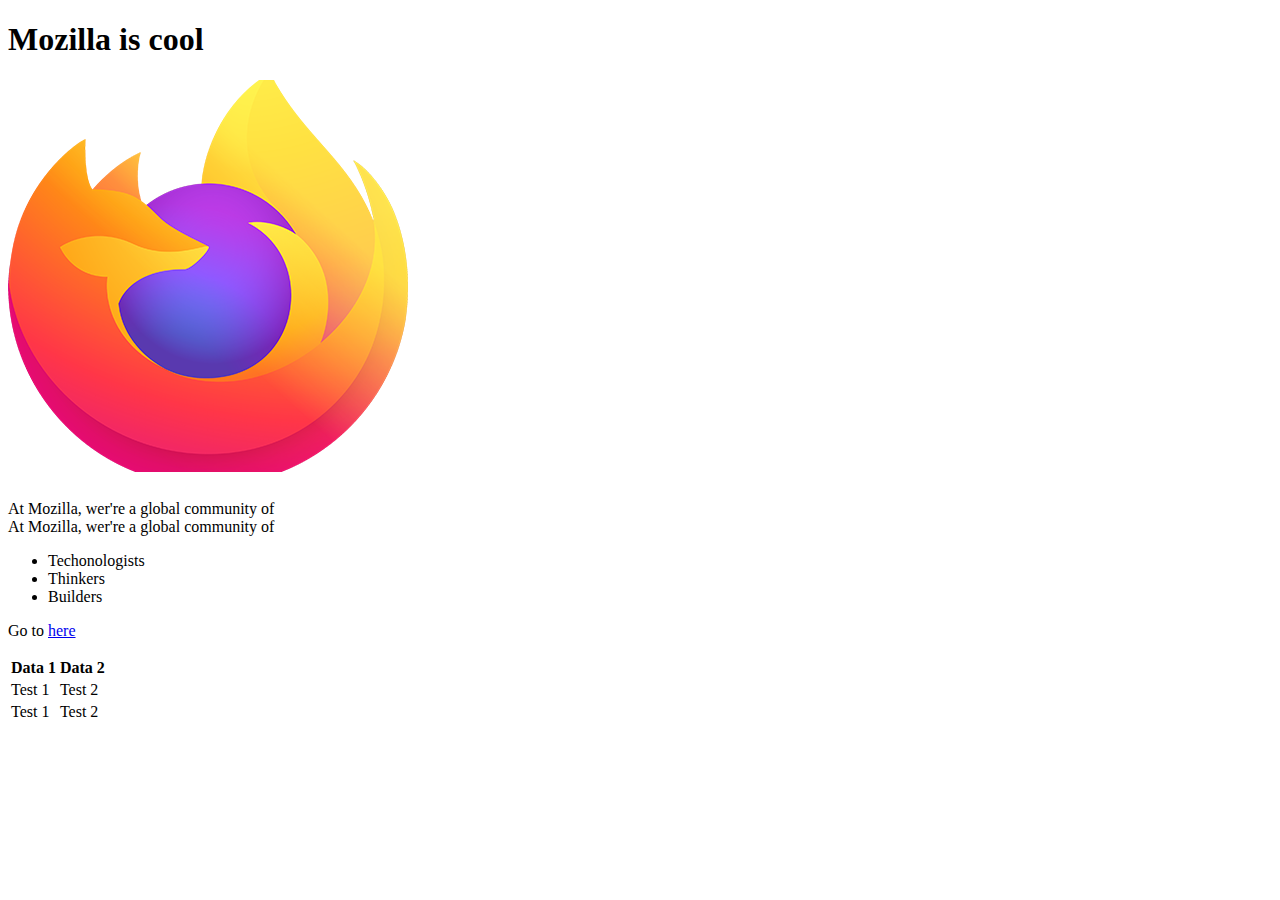
<file: Cuongpc/first_blood/index.html>
<!DOCTYPE html>
<html> 
    <head>
        <title>My test page</title>
        <link rel="icon" href="Khanghg.png">
    </head>

    <body>
        <h1>Mozilla is cool</h1>
        <img src="firefox.png" alt="the fox hug the Earth" title="firefox logo"> 
        <!--google raw html and css to ranking the web, if not have alt google bot will minus the point-->
        
        <p>At Mozilla, wer're a global community of <br> <!-- <br> tag to go down the line-->
            At Mozilla, wer're a global community of
        </p>
        <ul>
            <li>Techonologists</li>
            <li>Thinkers</li>
            <li>Builders</li>
        </ul>
        <p>
            Go to <a href="https://www.google.com/" title="go to goole">here</a>
        </p>

        <table>
            <thead>
                <th>Data 1</th>
                <th>Data 2</th>
            </thead>

            <tbody>
                <tr>
                    <td>Test 1</td>
                    <td>Test 2</td>
                </tr>

                <tr>
                    <td>Test 1</td>
                    <td>Test 2</td>
                </tr>
                
            </tbody>
        </table>
    </body>
</html>
</file>
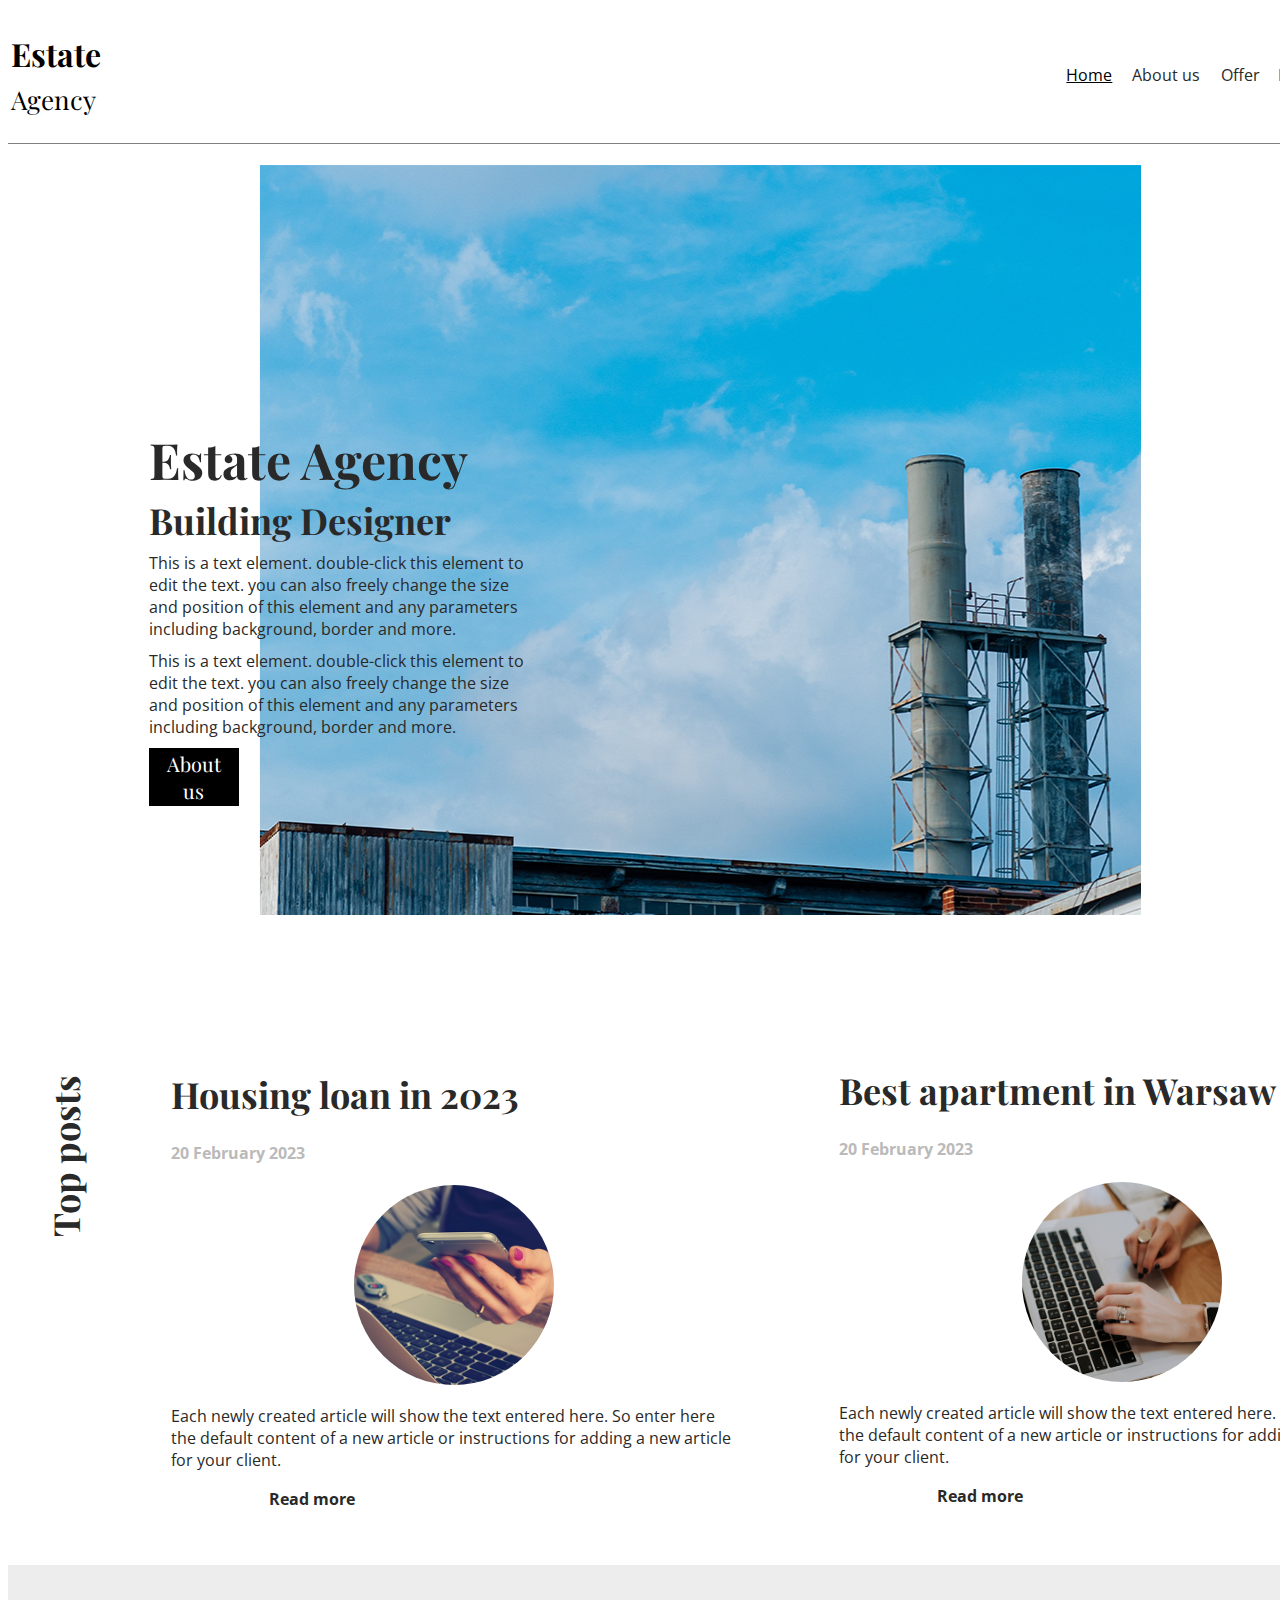
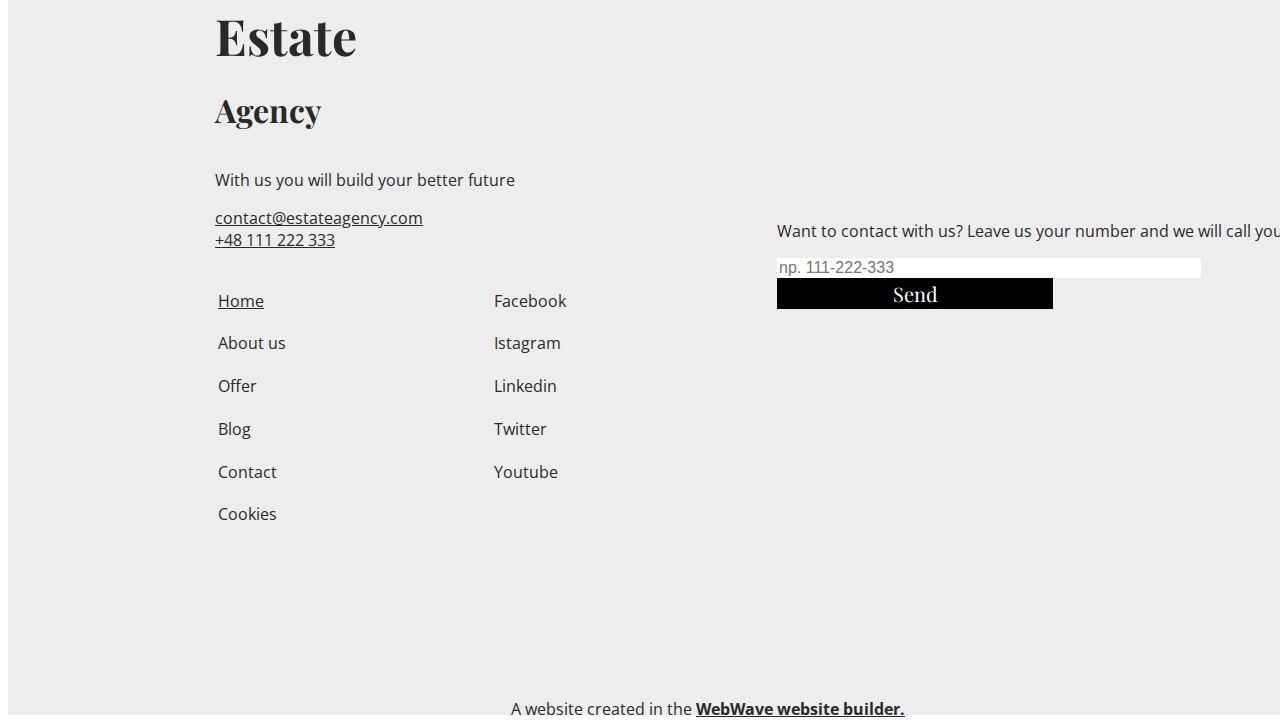
<file: Cuongpc/practice_01/index.html>
<!DOCTYPE html>
<html>
  <head>
    <title>Template preview Estate Agency</title>
    <!--link tag always put in head tag, it uses like the library-->
    <link rel="icon" href="download.png" />

    <link rel="preconnect" href="https://fonts.googleapis.com" />
    <link rel="preconnect" href="https://fonts.gstatic.com" crossorigin />
    <link
      href="https://fonts.googleapis.com/css2?family=Playfair+Display:wght@400&display=swap"
      rel="stylesheet"
    />

    <link rel="preconnect" href="https://fonts.googleapis.com" />
    <link rel="preconnect" href="https://fonts.gstatic.com" crossorigin />
    <link
      href="https://fonts.googleapis.com/css2?family=Open+Sans:wght@500&display=swap"
      rel="stylesheet"
    />
  </head>

  <body>

    <style>
      button{
        background-color: black;
        border: 1px solid black ;
        width: 50%;
        font-family: 'Playfair Display', serif;
        font-size: 20px;
        color: white;
      }
      button:hover{
      background-color: white;
      color: black;
      transition: 0.75s;
    }
    </style>
    
     

    <div>
      <table style="border-bottom: solid 1px gray; width: 1400px">
        <tr>
          <td style="width: 76%">
            <h1 style="font-family: 'Playfair Display', serif">
              Estate <br />
              <span style="font-weight: 300; font-size: 26px">Agency</span>
              <!--span will keep the tag form not change-->
            </h1>
          </td>

          <td>
            <a
              href=""
              style="
                font-family: 'Open Sans', sans-serif;
                color: #000000;
                margin-right: 10px;
              "
              >Home</a
            >
          </td>
          <td>
            <a
              href=""
              style="
                font-family: 'Open Sans', sans-serif;
                text-decoration: none;
                color: #292929;
                margin-right: 10px;
              "
              >About us</a
            >
          </td>
          <td>
            <a
              href=""
              style="
                font-family: 'Open Sans', sans-serif;
                text-decoration: none;
                color: #292929;
                margin-right: 10px;
              "
              >Offer</a
            >
          </td>
          <td>
            <a
              href=""
              style="
                font-family: 'Open Sans', sans-serif;
                text-decoration: none;
                color: #292929;
                margin-right: 10px;
              "
              >Blog</a
            >
          </td>
          <td>
            <a
              href=""
              style="
                font-family: 'Open Sans', sans-serif;
                text-decoration: none;
                color: #292929;
                margin-right: 10px;
              "
              >Contact</a
            >
          </td>
        </tr>
      </table>
    </div>
    <br />

    <div>
      <table style="width: 100%">
        <tr>
          <td style="width: 10%"></td>
          <td style="width: 80%">
            <div
              style="background-image: url(sky.png); height: 750px; width: 100%"
            >
              <div style="padding-right: 80%; padding-top: 20%">
                <div style="padding-top: 25%; width: 400px">
                  <h1
                    style="
                      font-family: 'Playfair Display', serif;
                      font-size: 50px;
                      color: #292929;
                      width: 450px;
                      height: 60px;
                      margin: 10px;
                    "
                  >
                    Estate Agency
                  </h1>
                  <h2
                    style="
                      font-family: 'Playfair Display', serif;
                      font-size: 36px;
                      color: #292929;
                      width: 450px;
                      height: 46px;
                      margin: 10px;
                    "
                  >
                    Building Designer
                  </h2>
                  <p
                    style="
                      font-family: 'Open Sans', sans-serif;
                      color: #292929;
                      font-size: 16px;
                      margin: 10px;
                    "
                  >
                    This is a text element. double-click this element to edit
                    the text. you can also freely change the size and position
                    of this element and any parameters including background,
                    border and more.
                  </p>

                  <p
                    style="
                      font-family: 'Open Sans', sans-serif;
                      color: #292929;
                      font-size: 16px;
                      margin: 10px;
                    "
                  >
                    This is a text element. double-click this element to edit
                    the text. you can also freely change the size and position
                    of this element and any parameters including background,
                    border and more.
                  </p>
                </div>

                <div style="margin: 10px">
                  <button>About us</button>
                </div>
              </div>
            </div>
          </td>
          <td style="width: 10%"></td>
        </tr>
      </table>
    </div>

    <div>
      <table style="width: 1400px">
        <div>
          <tr>
            <td style="margin-bottom: 2%; padding-bottom: 3%">
              <div style="padding-bottom: 130px">
                <h2
                  style="
                    font-family: 'Playfair Display', serif;
                    font-size: 36px;
                    color: #292929;
                    writing-mode: vertical-rl;
                    rotate: 180deg;

                    padding: 0;
                  "
                >
                  Top posts
                </h2>
              </div>
            </td>

            <td style="margin-bottom: 2%; padding-right: 50px; padding-top: 9%">
              <div>
                <div>
                  <h1
                    style="
                      font-family: 'Playfair Display', serif;
                      font-size: 36px;
                      color: #292929;
                    "
                  >
                    Housing loan in 2023
                  </h1>
                </div>

                <div style="margin-bottom: 9%">
                  <h4
                    style="color: #bababa; font-family: 'Open Sans', sans-serif"
                  >
                    20 February 2023
                  </h4>
                  <div style="text-align: center">
                    <img
                      style="width: 200px; height: 200px; border-radius: 50%"
                      src="IphoneWithMacbook.png"
                      alt="Macbook with iphone"
                    />
                  </div>

                  <p
                    style="
                      font-family: 'Open Sans', sans-serif;
                      font-size: 16px;
                      color: #292929;
                    "
                  >
                    Each newly created article will show the text entered here.
                    So enter here the default content of a new article or
                    instructions for adding a new article for your client.
                  </p>

                  <button
                    style="
                      font-family: 'Open Sans', sans-serif;
                      font-size: 16px;
                      background-color: white;
                      border: white;
                    "
                  >
                    <b><a href="" style="text-decoration: none;color: #292929;">Read more</a></b>
                  </button>
                </div>
              </div>
            </td>

            <td style="margin-bottom: 2%; padding-left: 50px">
              <div>
                <div>
                  <h1
                    style="
                      font-family: 'Playfair Display', serif;
                      font-size: 36px;
                      margin-top: 25%;
                      color: #292929;
                    "
                  >
                    Best apartment in Warsaw
                  </h1>
                </div>
                <div style="margin-bottom: 9%">
                  <h4
                    style="color: #bababa; font-family: 'Open Sans', sans-serif"
                  >
                    20 February 2023
                  </h4>
                  <div style="text-align: center">
                    <img
                      style="width: 200px; height: 200px; border-radius: 50%"
                      src="mabook.png"
                      alt="Mabook typing"
                    />
                  </div>

                  <p
                    style="
                      font-family: 'Open Sans', sans-serif;
                      font-size: 16px;
                      color: #292929;
                    "
                  >
                    Each newly created article will show the text entered here.
                    So enter here the default content of a new article or
                    instructions for adding a new article for your client.
                  </p>

                  <button
                    style="
                      font-family: 'Open Sans', sans-serif;
                      font-size: 16px;
                      background-color: white;
                      border: white;
                    "
                  >
                    <b><a href="" style="text-decoration: none;color: #292929;">Read more</a></b>
                  </button>
                </div>
              </div>
            </td>
          </tr>
        </div>
      </table>
    </div>
    <div style="background-color: #ededed; width: 1400px; height: 750px">
      <table>
        <tr>
          <td style="width: 200px"></td>
          <td>
            <h1
              style="
                font-family: 'Playfair Display', serif;
                font-size: 50px;
                color: #292929;
              "
            >
              Estate <br />
              <span style="font-size: 32px; color: #292929">Agency</span>
              <!--span will keep the tag form not change-->
            </h1>
            <p style="font-family: 'Open Sans', sans-serif; font-size: 16px; color: #292929;">
              With us you will build your better future
            </p>
            <a
              href="http://127.0.0.1:8080/index.html"
              style="
                font-family: 'Open Sans', sans-serif;
                font-size: 16px;
                color: #292929;
              "
              >contact@estateagency.com <br />
              +48 111 222 333</a
            >
            <table style="padding-top: 10%">
              <tr>
                <td style="padding-bottom: 5%">
                  <a
                    href=""
                    style="
                      font-family: 'Open Sans', sans-serif;
                      font-size: 16px;
                      color: #292929;
                    "
                    >Home</a
                  >
                </td>
                <td style="width: 200px"></td>
                <td style="padding-bottom: 5%">
                  <a
                    href=""
                    style="
                      font-family: 'Open Sans', sans-serif;
                      font-size: 16px;
                      color: #292929;
                      text-decoration: none;
                    "
                    >Facebook</a
                  >
                </td>
              </tr>

              <tr>
                <td style="padding-bottom: 5%">
                  <a
                    href=""
                    style="
                      font-family: 'Open Sans', sans-serif;
                      font-size: 16px;
                      color: #292929;
                      text-decoration: none;
                    "
                    >About us</a
                  >
                </td>
                <td style="width: 50px"></td>
                <td style="padding-bottom: 5%">
                  <a
                    href=""
                    style="
                      font-family: 'Open Sans', sans-serif;
                      font-size: 16px;
                      color: #292929;
                      text-decoration: none;
                    "
                    >Istagram</a
                  >
                </td>
              </tr>

              <tr>
                <td style="padding-bottom: 5%">
                  <a
                    href=""
                    style="
                      font-family: 'Open Sans', sans-serif;
                      font-size: 16px;
                      color: #292929;
                      text-decoration: none;
                    "
                    >Offer</a
                  >
                </td>
                <td style="width: 50px"></td>
                <td style="padding-bottom: 5%">
                  <a
                    href=""
                    style="
                      font-family: 'Open Sans', sans-serif;
                      font-size: 16px;
                      color: #292929;
                      text-decoration: none;
                    "
                    >Linkedin</a
                  >
                </td>
              </tr>

              <tr>
                <td style="padding-bottom: 5%">
                  <a
                    href=""
                    style="
                      font-family: 'Open Sans', sans-serif;
                      font-size: 16px;
                      color: #292929;
                      text-decoration: none;
                    "
                    >Blog</a
                  >
                </td>
                <td style="width: 50px"></td>
                <td style="padding-bottom: 5%">
                  <a
                    href=""
                    style="
                      font-family: 'Open Sans', sans-serif;
                      font-size: 16px;
                      color: #292929;
                      text-decoration: none;
                    "
                    >Twitter</a
                  >
                </td>
              </tr>

              <tr>
                <td style="padding-bottom: 5%">
                  <a
                    href=""
                    style="
                      font-family: 'Open Sans', sans-serif;
                      font-size: 16px;
                      color: #292929;
                      text-decoration: none;
                    "
                    >Contact</a
                  >
                </td>
                <td style="width: 50px"></td>
                <td style="padding-bottom: 5%">
                  <a
                    href=""
                    style="
                      font-family: 'Open Sans', sans-serif;
                      font-size: 16px;
                      color: #292929;
                      text-decoration: none;
                    "
                    >Youtube</a
                  >
                </td>
              </tr>

              <tr>
                <td style="padding-bottom: 5%">
                  <a
                    href=""
                    style="
                      font-family: 'Open Sans', sans-serif;
                      font-size: 16px;
                      color: #292929;
                      text-decoration: none;
                    "
                    >Cookies</a
                  >
                </td>
              </tr>
            </table>
          </td>
          <td style="width: 200px"></td>
          <td>
            <p
              style="
                font-family: 'Open Sans', sans-serif;
                font-size: 16px;
                color: #292929;
              "
            >
              Want to contact with us? Leave us your number and we will call you
              soon.
          </p>
            <input
              type="text"
              placeholder="np. 111-222-333"
              style="
                width: 420px;
                height: 40 px;
                border: none;
                font-size: medium;
              "
            />
            <br />
            <button>Send</button>
          </td>
        </tr>
      </table>
      <div style="text-align: center">
        <p
          style="
            font-family: 'Open Sans', sans-serif;
            font-size: 16px;
            color: #292929;
            margin-top: 150px;
          "
        >
          A website created in the <a href="" style="color: #292929;"><b>WebWave website builder.</b></a>
      </p>
      </div>
    </div>
  </body>
</html>
</file>
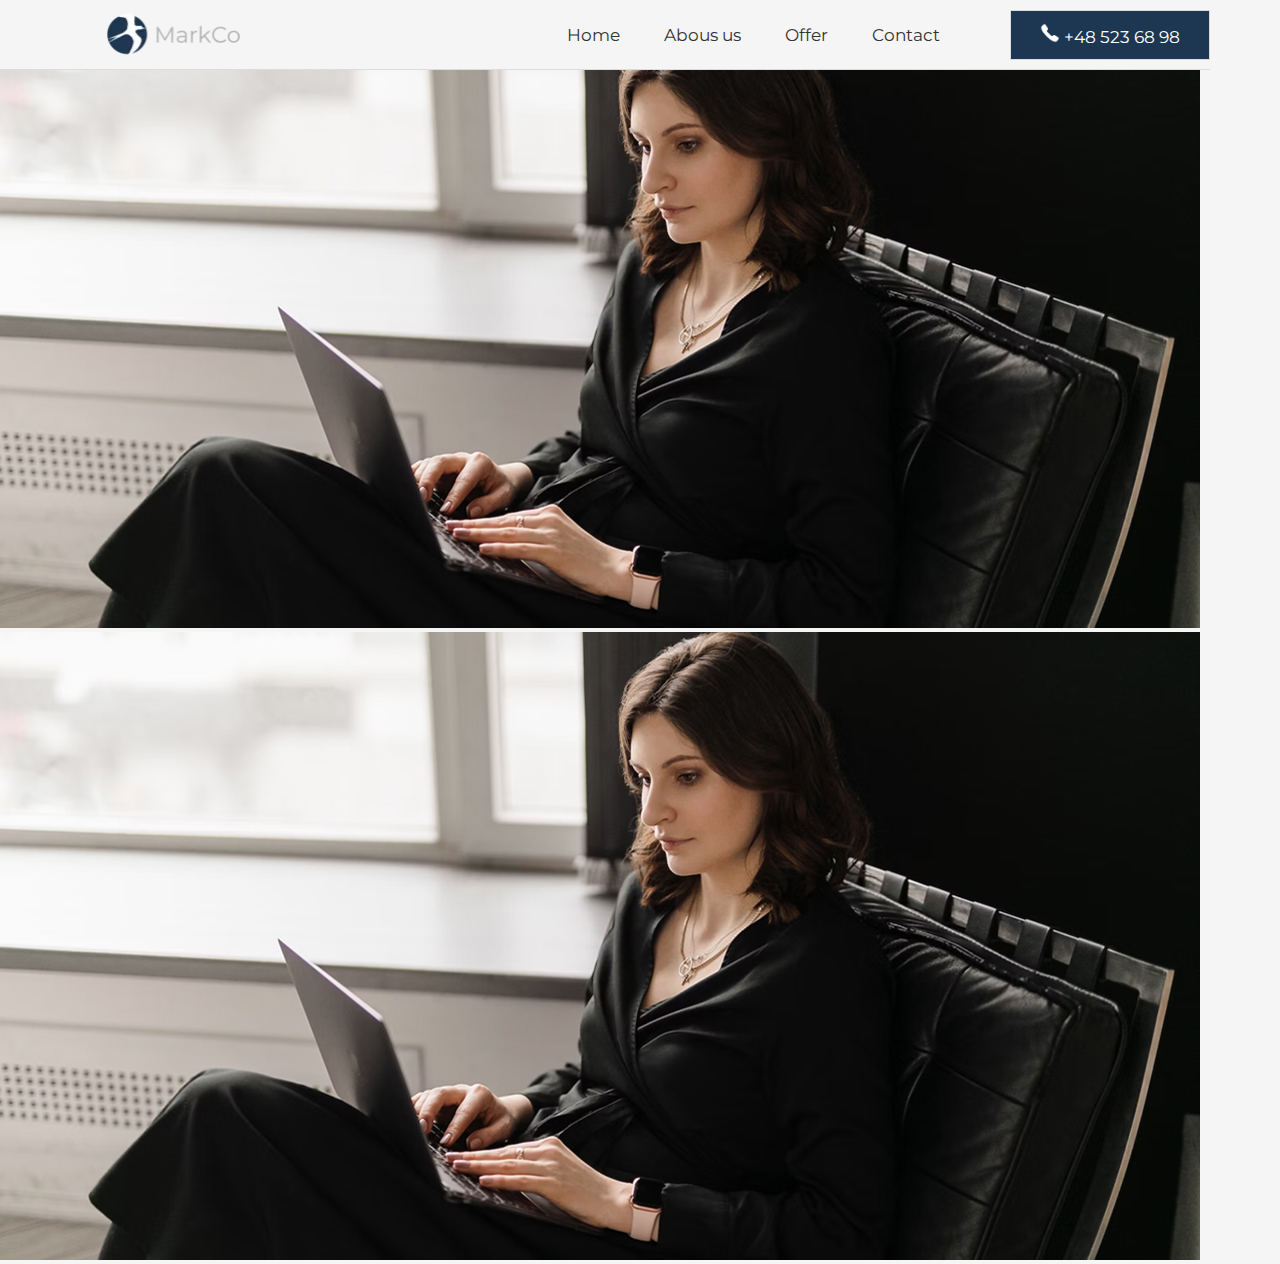
<file: Cuongpc/practice_02/index.html>
<!DOCTYPE html>
<html>
  <head>
    <title>Template preview Basic company website</title>
    <link rel="icon" href="images/icon_title.png" />
    <link rel="stylesheet" href="style.css" />
    <!--Fonts of Text-->
    <link rel="preconnect" href="https://fonts.googleapis.com" />
    <link rel="preconnect" href="https://fonts.gstatic.com" crossorigin />
    <link
      href="https://fonts.googleapis.com/css2?family=Montserrat:wght@400&display=swap"
      rel="stylesheet"
    />
  </head>

  <body>
    <div class="Header">
      <img src="images/logo.png" alt="Logo Markco" />

      <div id="list">
        <a href="">Home</a>
        <a href="">Abous us</a>
        <a href="">Offer</a>
        <a href="">Contact</a>
      </div>

      <div class="blueButton">
        <button class="button1">
          <a href=""
            ><img id="iconPhone" src="images/iconphone.png" alt="icon phone" />
            +48 523 68 98</a
          >
        </button>
      </div>
    </div>

    <div class="Body">
      <img src="images/backgound.jpg" alt="">
      <img src="images/backgound.jpg" alt="">
    </div>

    <div class="Footer"></div>
  </body>
</html>
</file>
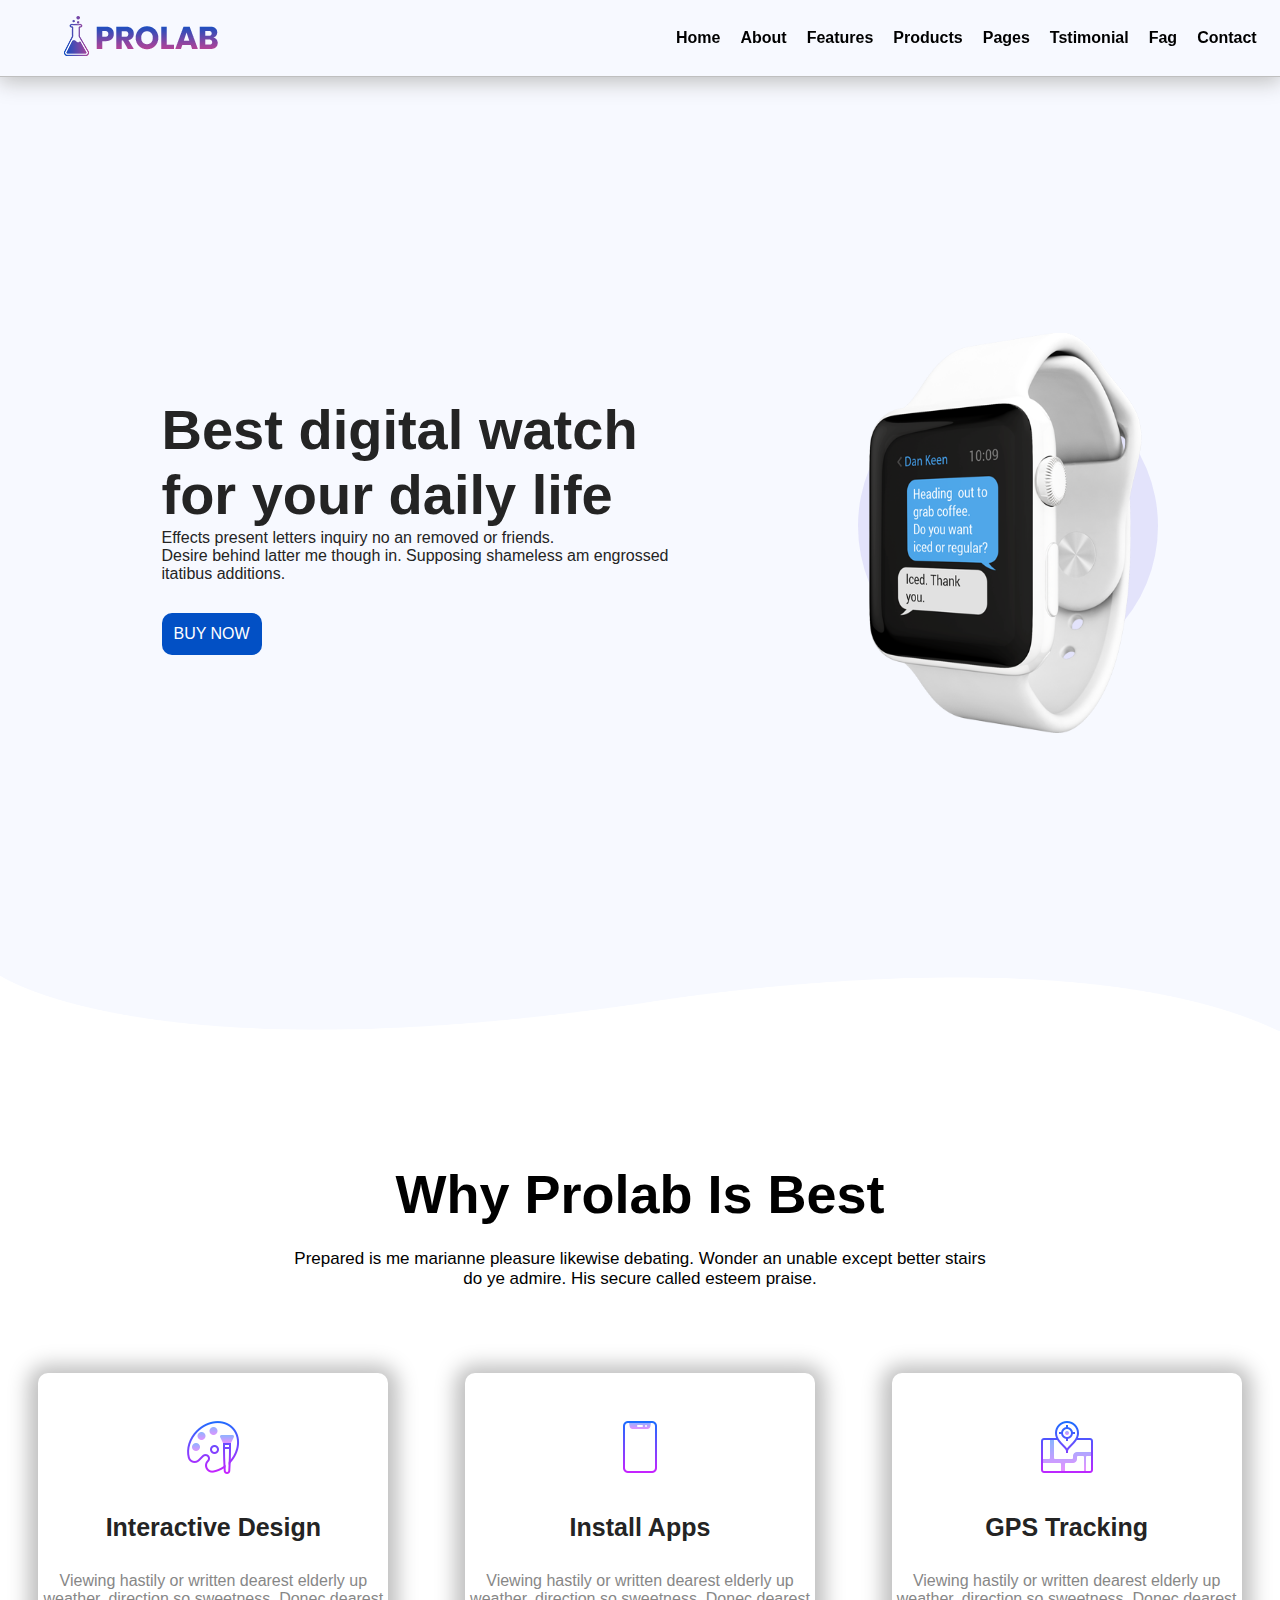
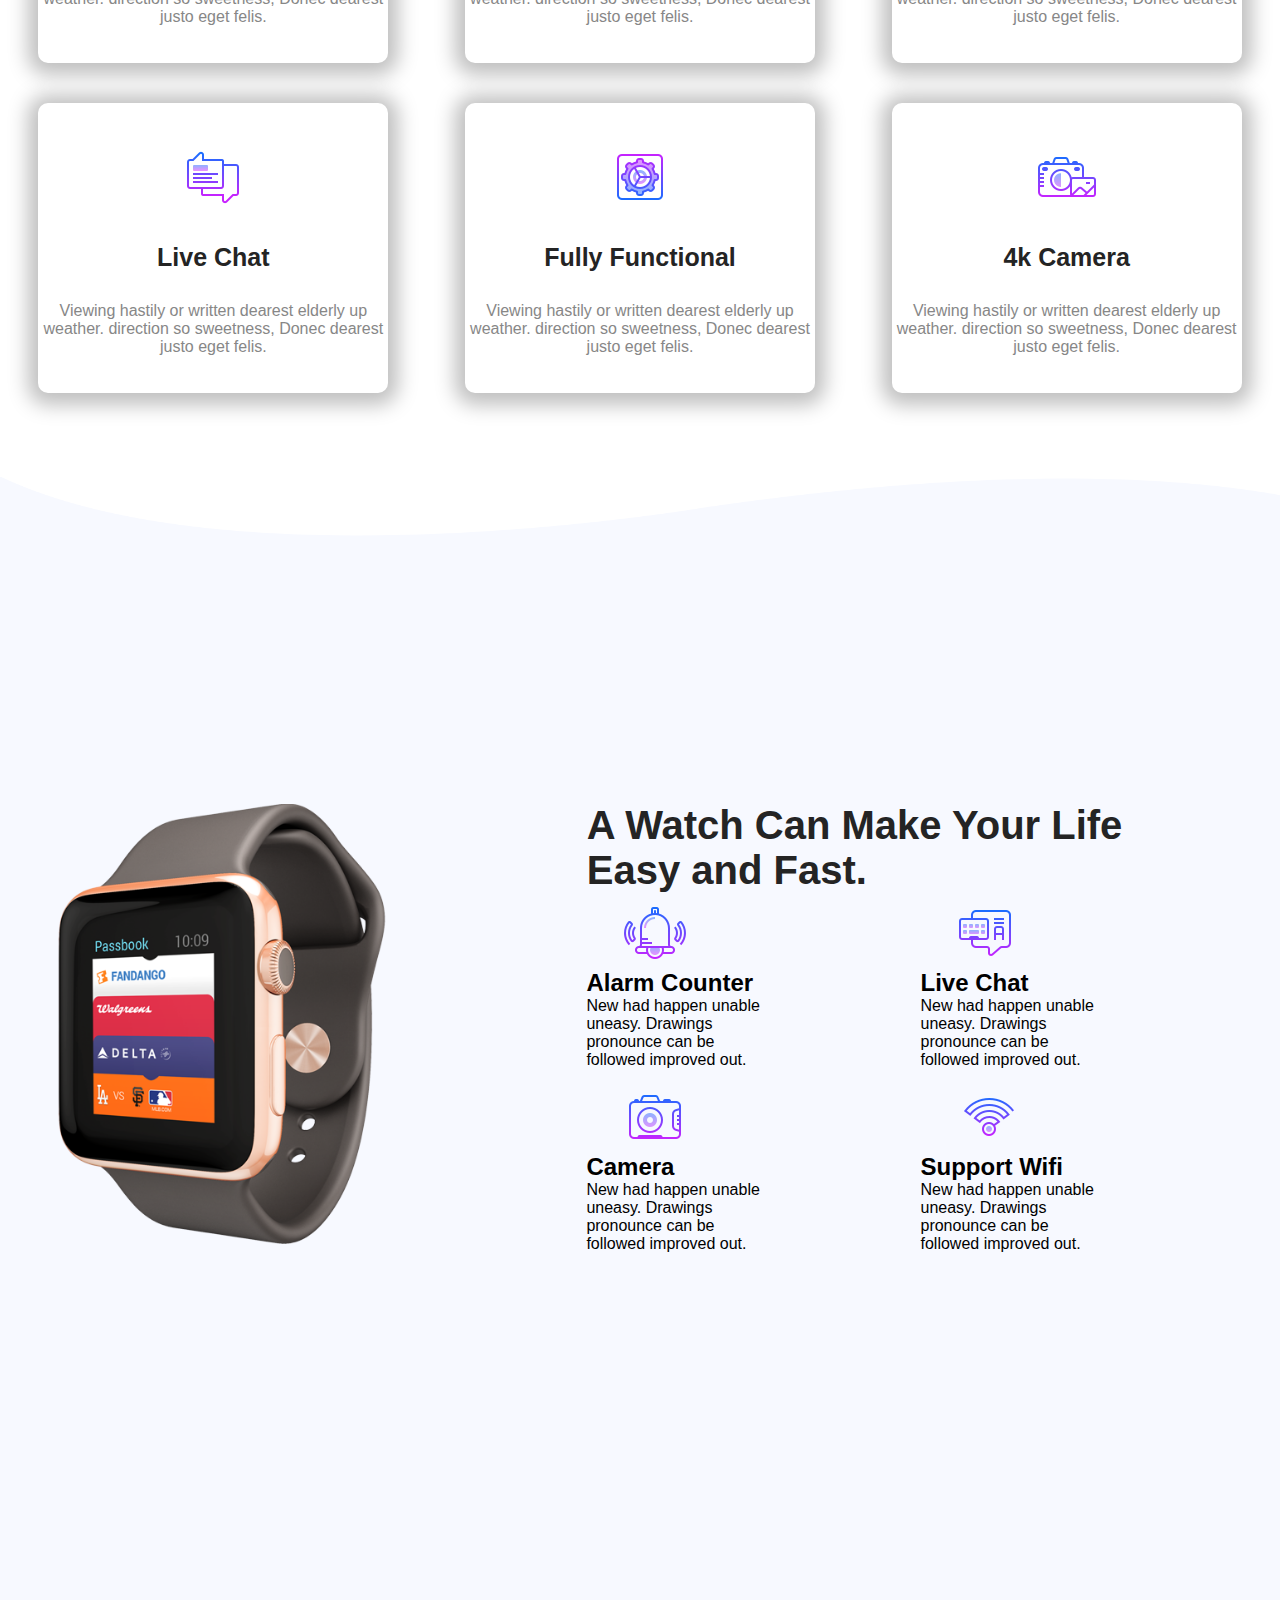
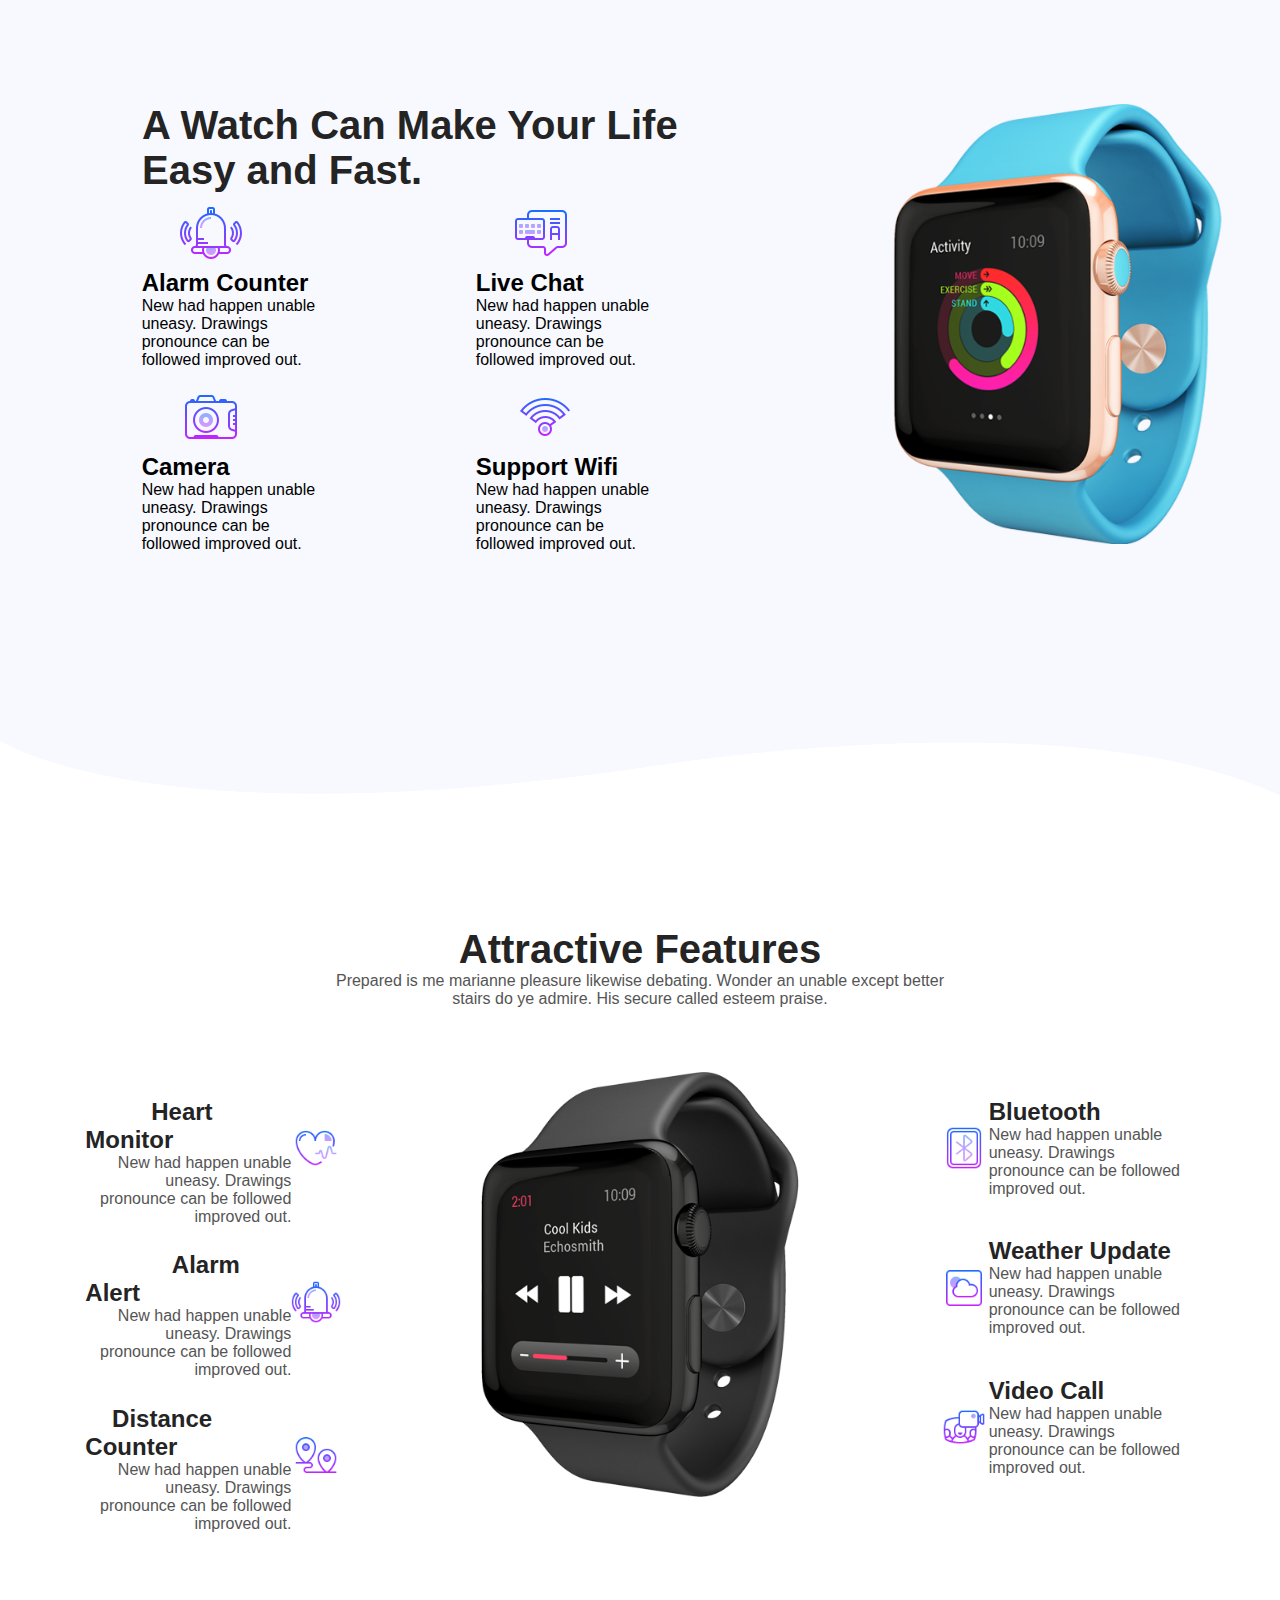
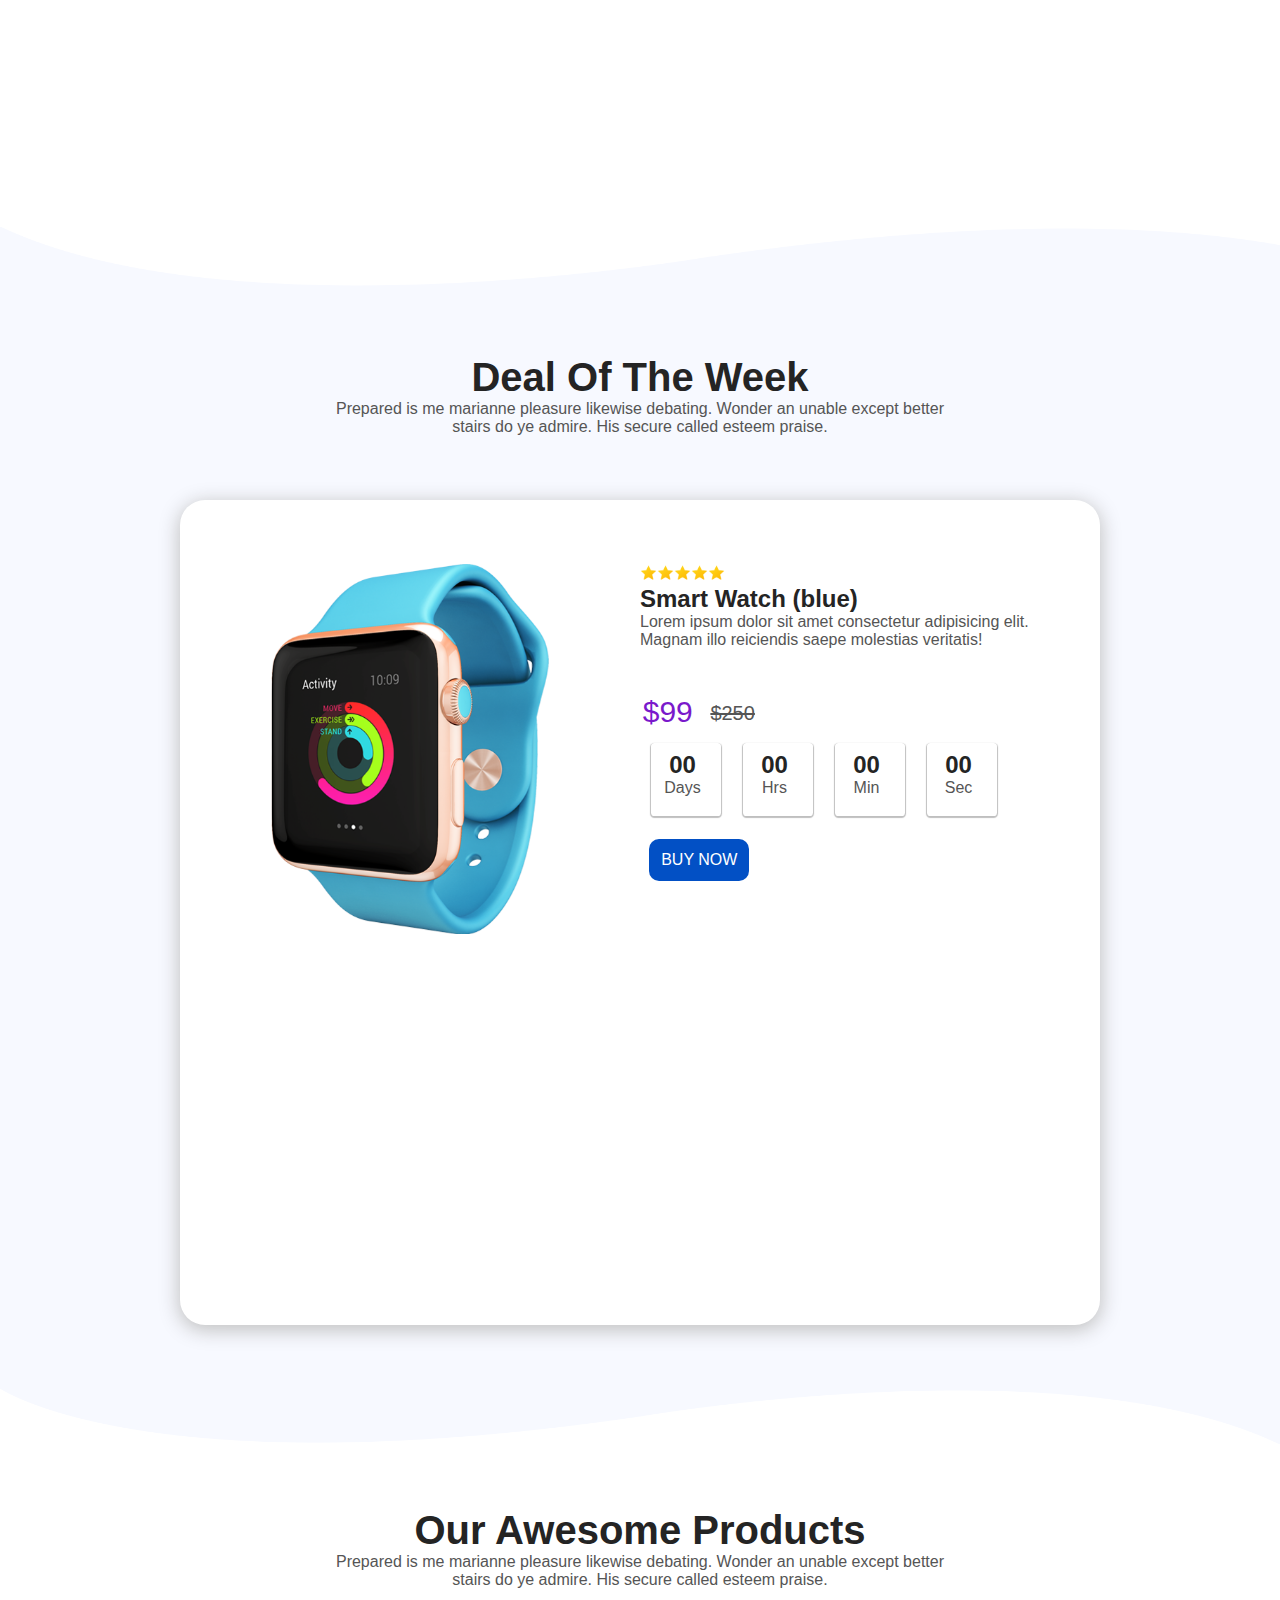
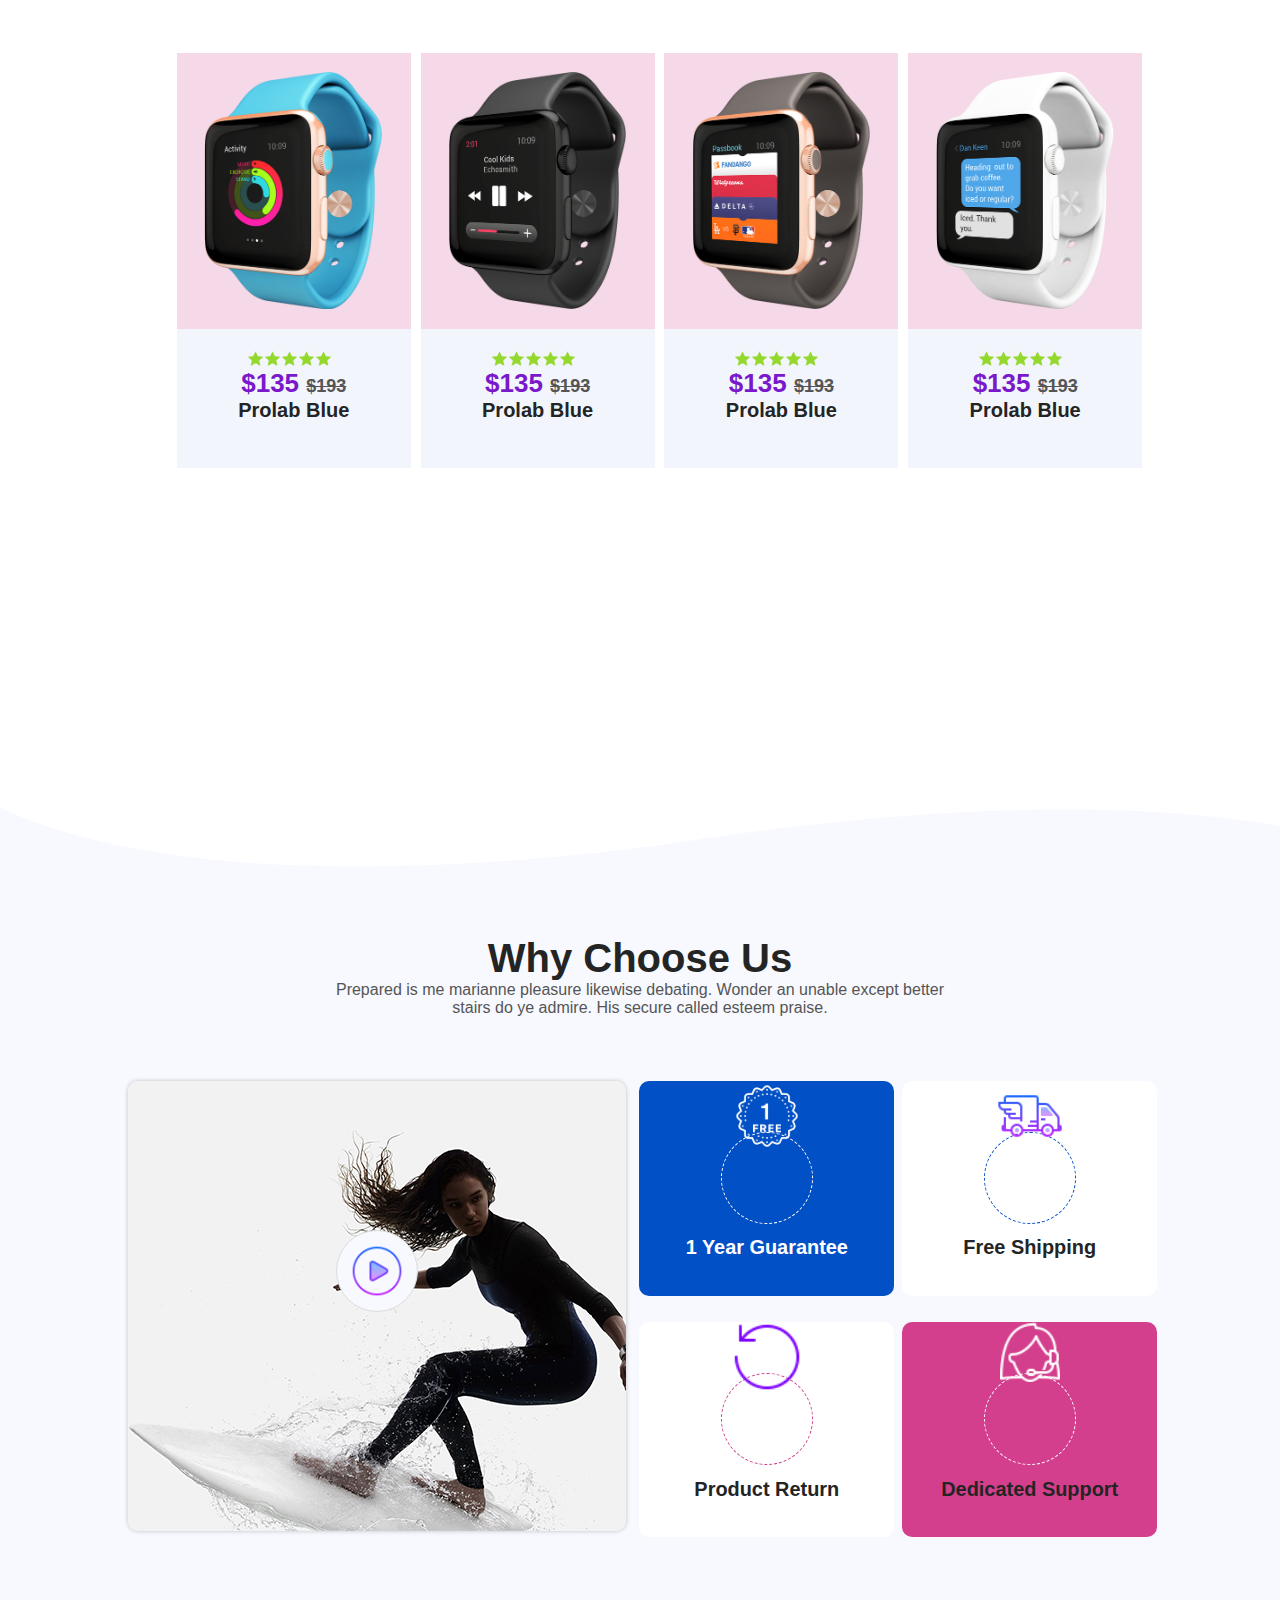
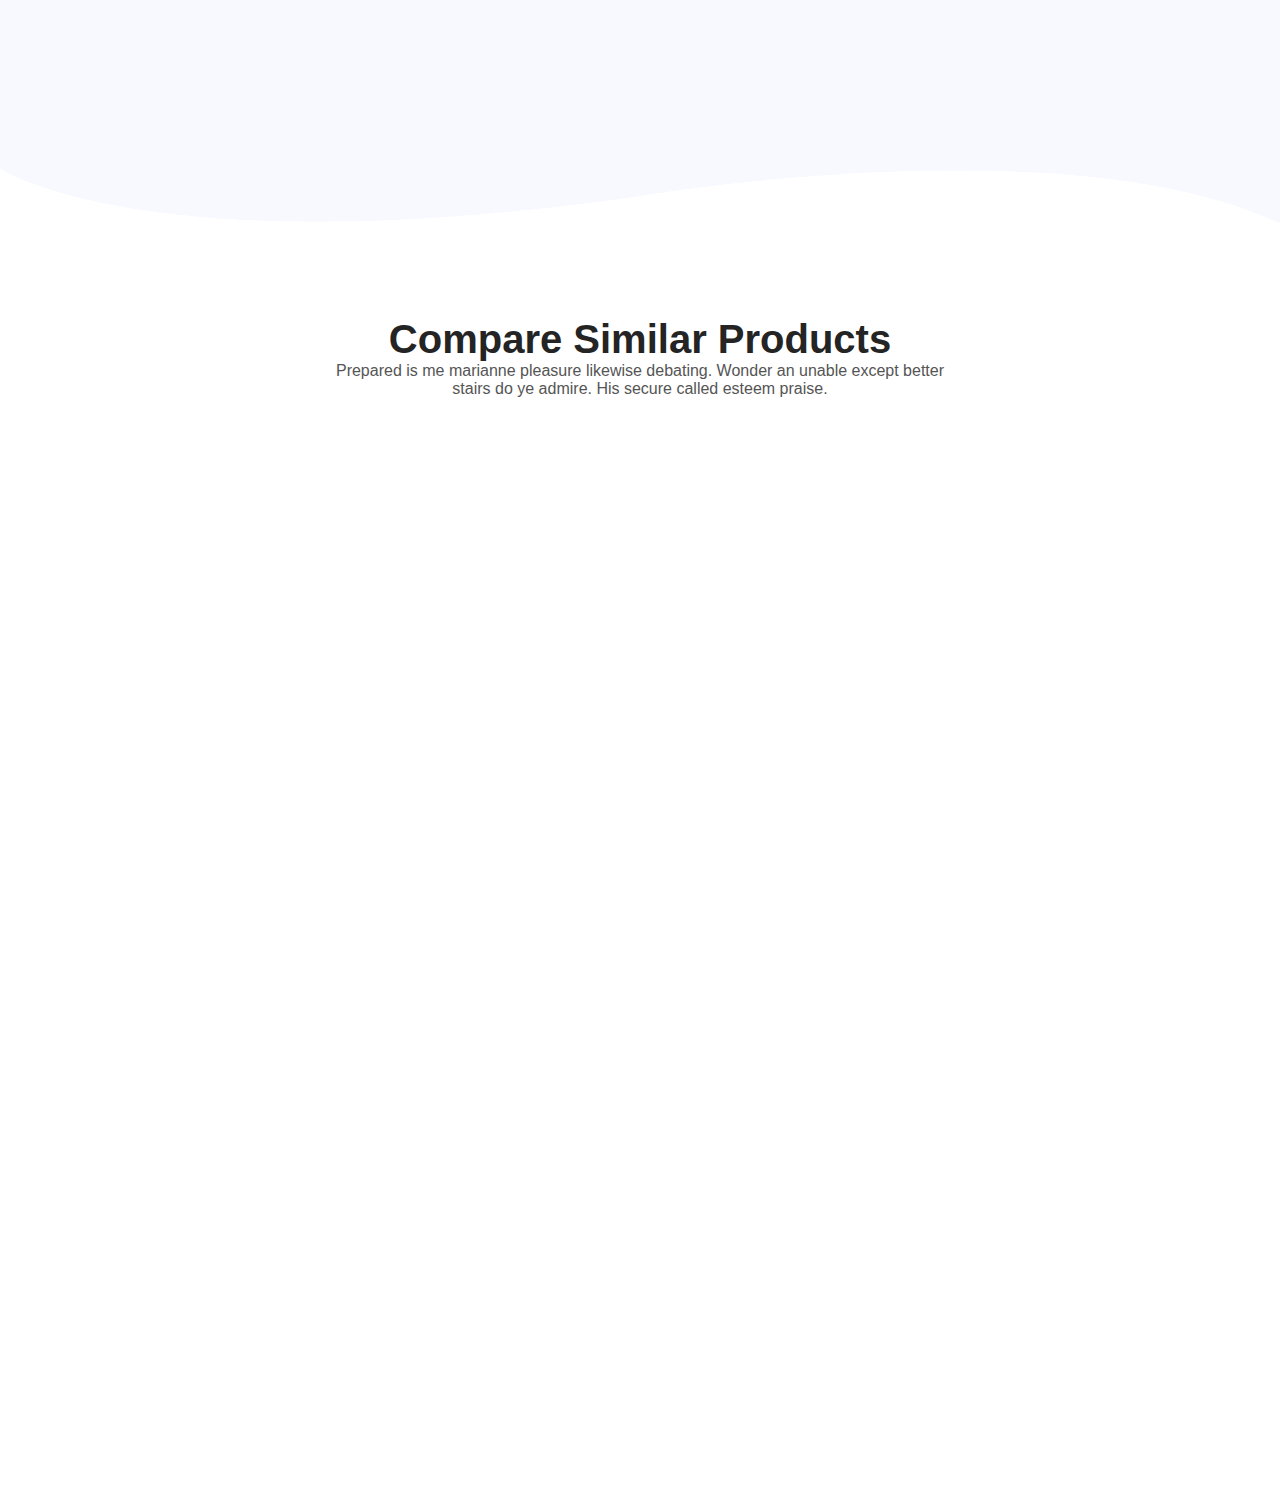
<file: Cuongpc/practice_03/index.html>
<!DOCTYPE html>
<html>
  <head>
    <title>Prolab - Product Landing Page</title>
    <link rel="icon" href="image/favicon.png" />
    <link rel="stylesheet" href="css/style.css" />
  </head>

  <body>
    <div class="header">
      <div class="navigation">
        <div class="logoHeader">
          <img src="image/logo-color.png" alt="logo prolab" />
        </div>

        <div class="mainMenu">
          <a id="linkMenu" href="#home">Home</a>
          <a id="linkMenu" href="#about">About</a>
          <a id="linkMenu" href="#features">Features</a>
          <a id="linkMenu" href="#products">Products</a>
          <a id="linkMenu" href="">Pages</a>
          <a id="linkMenu" href="">Tstimonial</a>
          <a id="linkMenu" href="">Fag</a>
          <a id="linkMenu" href="">Contact</a>
        </div>
      </div>
    </div>

    <div class="bodyContent">
      <!-- _________________________________________________________________________________________ -->

      <div class="firstSection" id="home">
        <div class="paragraph">
          <h1>Best digital watch for your daily life</h1>
          <p>
            Effects present letters inquiry no an removed or friends.
            <br />Desire behind latter me though in. Supposing shameless am
            engrossed itatibus additions.
          </p>
          <a id="byNowButton" href=""> BUY NOW </a>
        </div>

        <div class="watchWhite">
          <img src="image/w4.png" alt="" />
        </div>
      </div>

      <img id="shape1" src="image/bg-shape.png" alt="shape1" />
      <!-- _________________________________________________________________________________________ -->

      <div class="secondSection" id="about">
        <div class="titleSection">
          <h2>Why Prolab Is Best</h2>
          <p>
            Prepared is me marianne pleasure likewise debating. Wonder an unable
            except better stairs <br />
            do ye admire. His secure called esteem praise.
          </p>
        </div>
        <div class="boxSection">
          <div class="panel">
            <img src="image/icons8-microsoft-paint-64.png" alt="paint icon" />
            <h4>Interactive Design</h4>
            <p>
              Viewing hastily or written dearest elderly up weather. direction
              so sweetness, Donec dearest justo eget felis.
            </p>
          </div>
          <div class="panel">
            <img src="image/icons8-smartphone-64.png" alt="iphone icon" />
            <h4>Install Apps</h4>

            <p>
              Viewing hastily or written dearest elderly up weather. direction
              so sweetness, Donec dearest justo eget felis.
            </p>
          </div>
          <div class="panel">
            <img src="image/icons8-map-64.png" alt="map icon" />
            <h4>GPS Tracking</h4>

            <p>
              Viewing hastily or written dearest elderly up weather. direction
              so sweetness, Donec dearest justo eget felis.
            </p>
          </div>

          <div class="panel">
            <img src="image/icons8-chat-64.png" alt="chat icon" />
            <h4>Live Chat</h4>
            <p>
              Viewing hastily or written dearest elderly up weather. direction
              so sweetness, Donec dearest justo eget felis.
            </p>
          </div>
          <div class="panel">
            <img src="image/icons8-setting-64.png" alt="setting icon" />
            <h4>Fully Functional</h4>

            <p>
              Viewing hastily or written dearest elderly up weather. direction
              so sweetness, Donec dearest justo eget felis.
            </p>
          </div>
          <div class="panel">
            <img src="image/icons8-camera-64.png" alt="camera icon" />
            <h4>4k Camera</h4>

            <p>
              Viewing hastily or written dearest elderly up weather. direction
              so sweetness, Donec dearest justo eget felis.
            </p>
          </div>
        </div>
      </div>
      <div style="background-color: #f7f9ff">
        <img id="shape2" src="image/bg-shape2.png" alt="shape2" />
      </div>
      <!-- _________________________________________________________________________________________ -->

      <div class="thirdSection">
        <div class="watchBlack">
          <img src="image/w3.png" alt="watch gif" />
        </div>

        <div class="info">
          <div>
            <h2 class="infoTitle">
              A Watch Can Make Your Life <br />Easy and Fast.
            </h2>
          </div>
          <div>
            <ul class="feature-list">
              <div>
                <li>
                  <div>
                    <img src="image/testimonialimage/alarm-64.png" alt="icon" />
                  </div>
                  <h4>Alarm Counter</h4>
                  <p>
                    New had happen unable uneasy. Drawings pronounce can be
                    followed improved out.
                  </p>
                </li>
                <li>
                  <div>
                    <img
                      src="image/testimonialimage/camera-64.png"
                      alt="icon"
                    />
                  </div>
                  <h4>Camera</h4>
                  <p>
                    New had happen unable uneasy. Drawings pronounce can be
                    followed improved out.
                  </p>
                </li>
              </div>

              <div>
                <li>
                  <div>
                    <img src="image/testimonialimage/chat-64.png" alt="icon" />
                  </div>
                  <h4>Live Chat</h4>
                  <p>
                    New had happen unable uneasy. Drawings pronounce can be
                    followed improved out.
                  </p>
                </li>
                <li>
                  <div>
                    <img src="image/testimonialimage/wifi-64.png" alt="icon" />
                  </div>
                  <h4>Support Wifi</h4>
                  <p>
                    New had happen unable uneasy. Drawings pronounce can be
                    followed improved out.
                  </p>
                </li>
              </div>
            </ul>
          </div>
        </div>
      </div>
      <!-- new section like thirdSection -->

      <div class="thirdSection">
        <div class="info">
          <div>
            <h2 class="infoTitle">
              A Watch Can Make Your Life <br />Easy and Fast.
            </h2>
          </div>
          <div>
            <ul class="feature-list">
              <div>
                <li>
                  <div>
                    <img src="image/testimonialimage/alarm-64.png" alt="icon" />
                  </div>
                  <h4>Alarm Counter</h4>
                  <p>
                    New had happen unable uneasy. Drawings pronounce can be
                    followed improved out.
                  </p>
                </li>
                <li>
                  <div>
                    <img
                      src="image/testimonialimage/camera-64.png"
                      alt="icon"
                    />
                  </div>
                  <h4>Camera</h4>
                  <p>
                    New had happen unable uneasy. Drawings pronounce can be
                    followed improved out.
                  </p>
                </li>
              </div>

              <div>
                <li>
                  <div>
                    <img src="image/testimonialimage/chat-64.png" alt="icon" />
                  </div>
                  <h4>Live Chat</h4>
                  <p>
                    New had happen unable uneasy. Drawings pronounce can be
                    followed improved out.
                  </p>
                </li>
                <li>
                  <div>
                    <img src="image/testimonialimage/wifi-64.png" alt="icon" />
                  </div>
                  <h4>Support Wifi</h4>
                  <p>
                    New had happen unable uneasy. Drawings pronounce can be
                    followed improved out.
                  </p>
                </li>
              </div>
            </ul>
          </div>
        </div>
        <div class="blueWatch">
          <img src="image/w1.png" alt="watch gif" />
        </div>
      </div>

      <img id="shape1" src="image/bg-shape.png" alt="shape1" />
      <!-- feature-list -->
      <!-- _________________________________________________________________________________________ -->
      <div class="fourthSection" id="features">
        <div class="title4">
          <h2>Attractive Features</h2>
          <p>
            Prepared is me marianne pleasure likewise debating. Wonder an unable
            except better stairs do ye admire. His secure called esteem praise.
          </p>
        </div>

        <div class="box4">
          <div class="column">
            <ul class="feature-list4">
              <div>
                <li>
                  <a class="a10" href="">Heart Monitor</a>
                  <p class="p1">
                    New had happen unable uneasy. Drawings pronounce can be
                    followed improved out.
                  </p>
                </li>
                <div class="img">
                  <img src="image/icons8-heart-with-pulse-64.png" alt="icon" />
                </div>
              </div>

              <div>
                <li>
                  <a class="a11" href="">Alarm Alert</a>
                  <p class="p1">
                    New had happen unable uneasy. Drawings pronounce can be
                    followed improved out.
                  </p>
                </li>
                <div class="img">
                  <img src="image/testimonialimage/alarm-64.png" alt="icon" />
                </div>
              </div>

              <div>
                <li>
                  <a class="a1" href="">Distance Counter</a>
                  <p class="p1">
                    New had happen unable uneasy. Drawings pronounce can be
                    followed improved out.
                  </p>
                </li>
                <div class="img">
                  <img src="image/icons8-map-pinpoint-64.png" alt="icon" />
                </div>
              </div>
            </ul>
          </div>

          <div class="column">
            <img id="watch" src="image/w2.png" alt="icon" />
          </div>

          <div class="column">
            <ul class="feature-list4">
              <div>
                <div class="img">
                  <img src="image/icons8-bluetooth-64.png" alt="icon" />
                </div>
                <li>
                  <a class="a2" href="">Bluetooth</a>
                  <p class="p2">
                    New had happen unable uneasy. Drawings pronounce can be
                    followed improved out.
                  </p>
                </li>
              </div>

              <div>
                <div class="img">
                  <img src="image/icons8-weather-64.png" alt="icon" />
                </div>
                <li>
                  <a class="a2" href="">Weather Update</a>
                  <p class="p2">
                    New had happen unable uneasy. Drawings pronounce can be
                    followed improved out.
                  </p>
                </li>
              </div>

              <div>
                <div class="img">
                  <img src="image/icons8-video-call-64.png" alt="icon" />
                </div>
                <li>
                  <a class="a2" href="">Video Call</a>
                  <p class="p2">
                    New had happen unable uneasy. Drawings pronounce can be
                    followed improved out.
                  </p>
                </li>
              </div>
            </ul>
          </div>
        </div>
      </div>
      <div style="background-color: #f7f9ff">
        <img id="shape2" src="image/bg-shape2.png" alt="shape2" />
      </div>
      <!-- Deal Of The Week -->
      <!-- _________________________________________________________________________________________ -->
      <div class="section5">
        <div class="section5-title">
          <h2>Deal Of The Week</h2>
          <p>
            Prepared is me marianne pleasure likewise debating. Wonder an unable
            except better stairs do ye admire. His secure called esteem praise.
          </p>
        </div>

        <div class="section5-box">
          <div class="section5-img">
            <img src="image/w1.png" alt="blueWatch2" />
          </div>
          <div class="section5-content">
            <ul class="star-icon">
              <li><img src="image/icons8-star-48.png" alt="star icon" /></li>
              <li><img src="image/icons8-star-48.png" alt="star icon" /></li>
              <li><img src="image/icons8-star-48.png" alt="star icon" /></li>
              <li><img src="image/icons8-star-48.png" alt="star icon" /></li>
              <li><img src="image/icons8-star-48.png" alt="star icon" /></li>
            </ul>
            <h4>Smart Watch (blue)</h4>
            <p>
              Lorem ipsum dolor sit amet consectetur adipisicing elit. Magnam
              illo reiciendis saepe molestias veritatis!
            </p>

            <div class="price-container">
              <p class="price-sale">$99</p>
              <p class="price">$250</p>
            </div>

            <div class="dayTime-container">
              <div>
                <p class="t1">00</p>
                <p>Days</p>
              </div>
              <div>
                <p class="t1">00</p>
                <p>Hrs</p>
              </div>
              <div>
                <p class="t1">00</p>
                <p>Min</p>
              </div>
              <div>
                <p class="t1">00</p>
                <p>Sec</p>
              </div>
            </div>
            <div class="button-contain">
              <a id="byNowButton" href=""> BUY NOW </a>
            </div>
          </div>
        </div>
        <img id="shape11" src="image/bg-shape.png" alt="shape11" />
      </div>
      <!-- _________________________________________________________________________________________ -->
      <div class="section6" id="products">
        <div class="section6-title">
          <h2>Our Awesome Products</h2>
          <p>
            Prepared is me marianne pleasure likewise debating. Wonder an unable
            except better stairs do ye admire. His secure called esteem praise.
          </p>
        </div>
        <div class="section6-list">
          <div>
            <img src="image/w1.png" alt="watch1" />
            <div class="star-comment">
              <ul class="star-icon">
                <li><img src="image/star-48.png" alt="star icon" /></li>
                <li><img src="image/star-48.png" alt="star icon" /></li>
                <li><img src="image/star-48.png" alt="star icon" /></li>
                <li><img src="image/star-48.png" alt="star icon" /></li>
                <li><img src="image/star-48.png" alt="star icon" /></li>
              </ul>
              <p>$135 <del>$193</del></p>
              <h4>Prolab Blue</h4>
            </div>
          </div>
          <div>
            <img src="image/w2.png" alt="watch2" />
            <div class="star-comment">
              <ul class="star-icon">
                <li><img src="image/star-48.png" alt="star icon" /></li>
                <li><img src="image/star-48.png" alt="star icon" /></li>
                <li><img src="image/star-48.png" alt="star icon" /></li>
                <li><img src="image/star-48.png" alt="star icon" /></li>
                <li><img src="image/star-48.png" alt="star icon" /></li>
              </ul>
              <p>$135 <del>$193</del></p>
              <h4>Prolab Blue</h4>
            </div>
          </div>
          <div>
            <img src="image/w3.png" alt="watch3" />
            <div class="star-comment">
              <ul class="star-icon">
                <li><img src="image/star-48.png" alt="star icon" /></li>
                <li><img src="image/star-48.png" alt="star icon" /></li>
                <li><img src="image/star-48.png" alt="star icon" /></li>
                <li><img src="image/star-48.png" alt="star icon" /></li>
                <li><img src="image/star-48.png" alt="star icon" /></li>
              </ul>
              <p>$135 <del>$193</del></p>
              <h4>Prolab Blue</h4>
            </div>
          </div>
          <div>
            <img src="image/w4.png" alt="watch4" />
            <div class="star-comment">
              <ul class="star-icon">
                <li><img src="image/star-48.png" alt="star icon" /></li>
                <li><img src="image/star-48.png" alt="star icon" /></li>
                <li><img src="image/star-48.png" alt="star icon" /></li>
                <li><img src="image/star-48.png" alt="star icon" /></li>
                <li><img src="image/star-48.png" alt="star icon" /></li>
              </ul>
              <p>$135 <del>$193</del></p>
              <h4>Prolab Blue</h4>
            </div>
          </div>
        </div>
      </div>

      <div style="background-color: #f7f9ff">
        <img id="shape2" src="image/bg-shape2.png" alt="shape2" />
      </div>
      <!-- _________________________________________________________________________________________ -->
      <div class="section7">
        <div class="section7-title">
          <h2>Why Choose Us</h2>
          <p>
            Prepared is me marianne pleasure likewise debating. Wonder an unable
            except better stairs do ye admire. His secure called esteem praise.
          </p>
        </div>

        <div class="section7-content">
          <div class="button-play-contain">
            <a
              target="_blank"
              href="https://www.youtube.com/watch?v=4DCTTrGjGU4"
            >
              <div id="button-play">
                <img src="image/play-button-circled-64.png" alt="play icon" />
              </div>
            </a>
          </div>

          <div class="section7-column2">
            <div class="guarantee">
              <div class="icon-circle1">
                
                
                 
               
              </div>
              <img id="inner-image"
                  src="image/icons8-one-free-80 (1).png"
                  alt="icon protect"
                />  
              <h5>1 Year Guarantee</h5>
            </div>

            <div class="return">
              <div class="icon-circle2">
                
              </div>
              <img id="inner-image" src="image/icons8-return-50.png" alt="icon return" />
              <h5>Product Return</h5>
            </div>
          </div>

          <div class="section7-column3">
            <div class="shipping">
              <div class="icon-circle3">
               
              </div>
              <img id="inner-image" src="image/icons8-shipping-64.png" alt="icon shipping" />
              <h5>Free Shipping</h5>
            </div>

            <div class="support">
              <div class="icon-circle1">
                
              </div>
              <img id="inner-image" style="width: 60px;height: 60px;" src="image/icons8-support-50.png" alt="icon support" />
              <h5>Dedicated Support</h5>
            </div>
          </div>
        </div>
      </div>

      <img id="shape1" src="image/bg-shape.png" alt="shape1" />
      <!-- _________________________________________________________________________________________ -->

      <div class="section8">
        <div class="section8-title">
          <h2>Compare Similar Products</h2>
          <p>
            Prepared is me marianne pleasure likewise debating. Wonder an unable
            except better stairs do ye admire. His secure called esteem praise.
          </p>
        </div>

        <div class="section8-table">

        </div>

      </div>
    </div>

    <!-- <div class="footer"></div> -->
  </body>
</html>
</file>
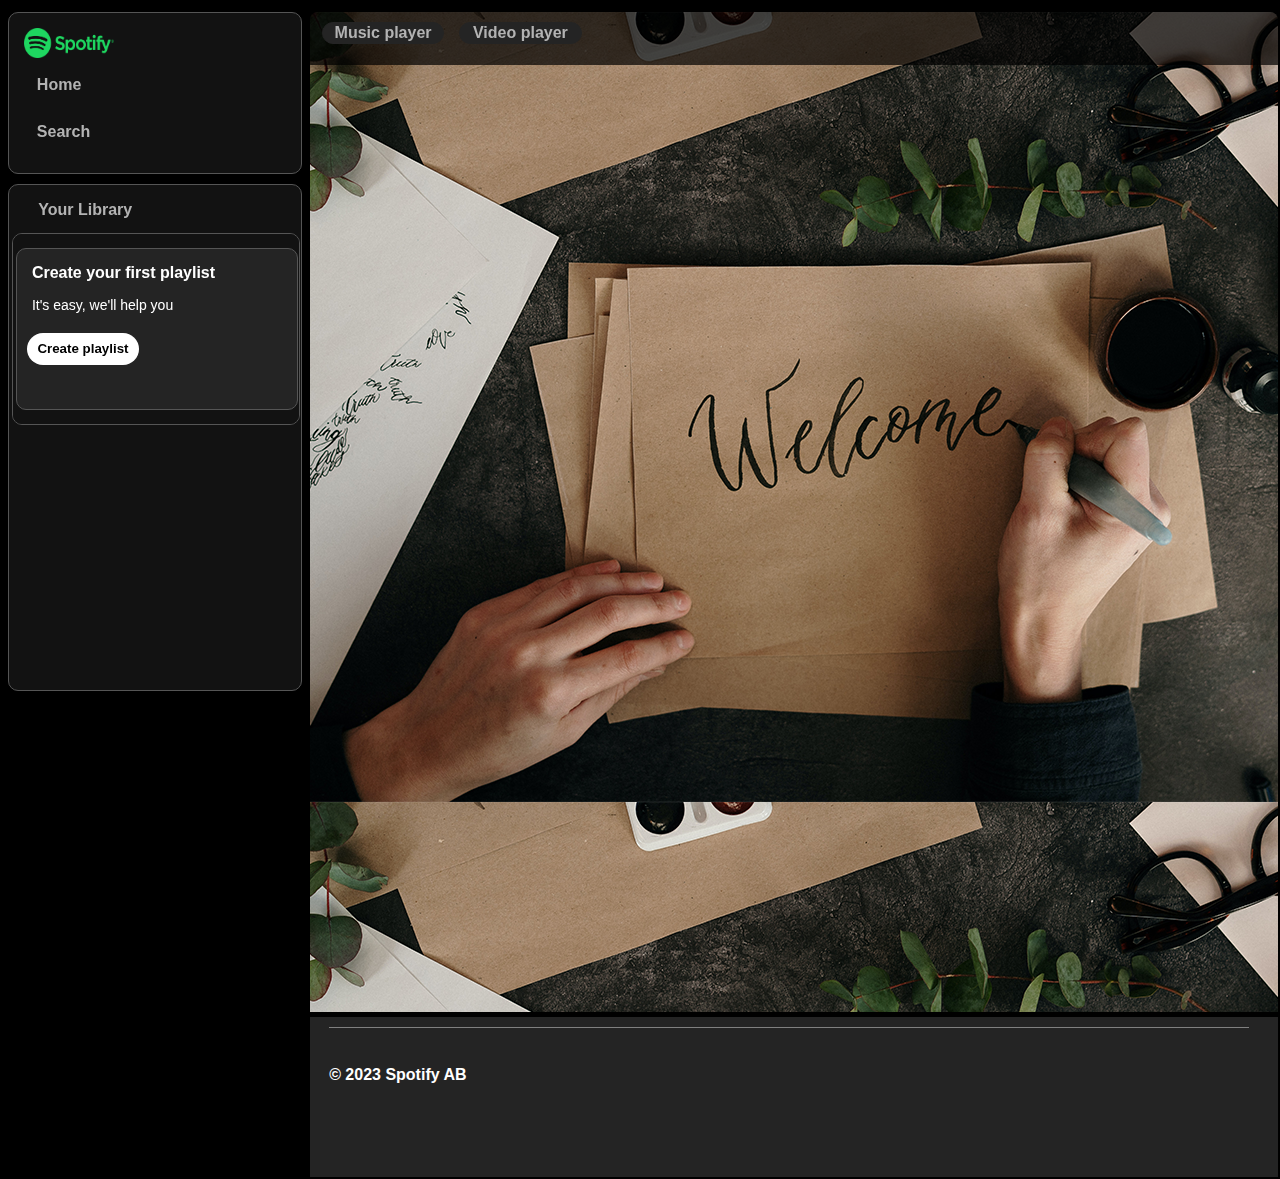
<file: Cuongpc/pratice_04_js/index.html>
<!DOCTYPE html>
<html>
  <head>
    <title>Spotify - Web Player: Music for everyone</title>
    <link rel="icon" href="image/icons8-spotify-24.png" />
    <!-- <link rel="stylesheet" href="css/style.css" /> -->
    <!-- thư viện cho css và icon -->
    <link
      rel="stylesheet"
      href="https://cdnjs.cloudflare.com/ajax/libs/font-awesome/6.4.2/css/all.min.css"
      integrity="sha512-z3gLpd7yknf1YoNbCzqRKc4qyor8gaKU1qmn+CShxbuBusANI9QpRohGBreCFkKxLhei6S9CQXFEbbKuqLg0DA=="
      crossorigin="anonymous"
      referrerpolicy="no-referrer"
    />
  </head>

  <!-- code begin area -->
  <body
    style="
      background-color: #000000;
      margin: 0;
      padding: 0;
      width: 100%;
      height: 100vh;
    "
  >
    <style>
      * {
        margin: 0;
        padding: 0;
      }
      .main-content {
        width: 100%;
        height: 100vh;
        background-color: #1f1f1f;
        padding-top: 100px;
        border-top-left-radius: 8px;
        border-top-right-radius: 8px;
        border-bottom: 5px solid #000000;
      }
      .navigation {
        background-color: rgba(0, 0, 0, 0.7);
        height: 65px;
        width: 100%;
        position: fixed;
        top: 0;
      }

      .sidebar {
        background-color: #000000;
        height: 100vh;
        width: 100%;
      }

      .footer-content {
        width: 100%;
        height: 150px;
        background-color: #242424;
        padding-top: 1%;
      }

      #logo {
        width: 90px;
        height: 30px;
      }

      #Home-button span:hover {
        font-weight: bold;
        color: #fff;
      }

      #Home-button i.fa-solid:hover {
        color: #fff;
      }

      #Search-button span:hover {
        font-weight: bold;
        color: #fff;
      }
      #Search-button i:hover {
        color: #fff;
      }

      #Library-button span:hover {
        font-weight: bold;
        color: #fff;
      }

      /* Tùy chỉnh giao diện thanh cuộn dọc */
      #scroll::-webkit-scrollbar {
        width: 10px; /* Độ rộng của thanh cuộn */
      }

      #scroll::-webkit-scrollbar-thumb {
        background-color: rgba(0, 0, 0, 0.7); /* Màu của thanh cuộn */
        border-radius: 5px; /* Bo tròn góc của thanh cuộn */
      }

      #scroll::-webkit-scrollbar-thumb:hover {
        background-color: rgba(0, 0, 0, 0.7); /* Màu của thanh cuộn khi hover */
      }

      .text-box {
        margin-left: 15px;
        margin-top: 15px;
      }

      #button-box {
        margin: 20px 0 0 10px;
        background-color: #fff;
        border-radius: 20px;
        border: none;
        width: 40%;
        height: 20%;
        font-family: "Segoe UI", Tahoma, Geneva, Verdana, sans-serif;
        font-weight: bold;
        padding-bottom: 2px;
      }

      #button-box:hover {
        width: 42%;
        height: 22%;
      }

      .nav-function {
        width: 100%;
        height: 100%;
        margin: 20px 10px;
        display: flex;
        flex-direction: column;
        align-items: center;
        border: 1px solid #242424;
        background-color: #242424;
        border-radius: 20px;
      }

      .nav-function:hover {
        background-color: #fff;
        color: #000000;
      }

      .nav-function a:hover {
        color: #000000;
      }

      .nav-function a {
        text-decoration: none;
        font-family: "Segoe UI", Tahoma, Geneva, Verdana, sans-serif;
        font-size: 16px;
        color: #b3b3b3;
        font-weight: bold;
        padding: 1px;
      }
    </style>

    <table
      style="
        margin-top: 10px;
        width: 100%;
        height: 100vh;
        background-color: #000000;
      "
    >
      <!-- dòng đầu tiên -->
      <tr style="width: 100%; height: 100vh">
        <!-- cột đầu chứa sidebar -->
        <td style="width: 24%; height: 100vh; position: fixed">
          <aside class="sidebar">
            <table style="width: 330px; height: 100vh">
              <tr>
                <div
                  style="
                    border: 1px solid #555;
                    background-color: #121212;
                    width: 95%;
                    height: 160px;
                    border-radius: 10px;
                    margin-left: 2%;
                    display: flex;
                    flex-direction: column;
                  "
                >
                  <a href="https://open.spotify.com/" target="_blank" title="go to real Spotify web">
                    <img
                      style="padding: 5% 0 0 5%"
                      id="logo"
                      src="image/logo (2).png"
                      alt=""
                    />
                  </a>

                  <a
                    id="Home-button"
                    style="
                      padding: 5%;
                      font-weight: bold;
                      color: #b3b3b3;
                      text-decoration: none;
                      font-size: 16px;
                      font-family: 'Segoe UI', Tahoma, Geneva, Verdana,
                        sans-serif;
                    "
                    href="index.html"
                  >
                    <i
                      class="fa-solid fa-house"
                      style="padding-right: 5%; color: #b3b3b3"
                    ></i>
                    <span>Home</span>
                  </a>

                  <a
                    id="Search-button"
                    style="
                      padding: 5%;
                      font-weight: bold;
                      color: #b3b3b3;
                      text-decoration: none;
                      font-size: 16px;
                      font-family: 'Segoe UI', Tahoma, Geneva, Verdana,
                        sans-serif;
                    "
                    href=""
                  >
                    <i
                      class="fa-solid fa-magnifying-glass"
                      style="padding-right: 5%; color: #b3b3b3"
                    ></i>
                    <span>Search</span>
                  </a>
                </div>
              </tr>

              <!-- khoang cach dau -->
              <tr>
                <div
                  style="width: 10px; height: 10px; background-color: #000000"
                ></div>
              </tr>

              <tr>
                <div
                  style="
                    border: 1px solid #555;
                    background-color: #121212;
                    width: 95%;
                    height: 490px;
                    border-radius: 10px;
                    margin-left: 2%;
                    padding-top: 5%;
                  "
                >
                  <a
                    id="Library-button"
                    style="
                      padding: 5%;
                      font-weight: bold;
                      color: #b3b3b3;
                      text-decoration: none;
                      font-size: 16px;
                      font-family: 'Segoe UI', Tahoma, Geneva, Verdana,
                        sans-serif;
                    "
                    href=""
                  >
                    <i
                      class="fa-solid fa-book"
                      style="padding-right: 5%; color: #b3b3b3"
                    ></i>
                    <span>Your Library</span>
                  </a>
                  <div
                    id="scroll"
                    style="
                      width: 98%;
                      height: 190px;
                      border-radius: 10px;
                      border: 1px solid #555;
                      background-color: #121212;
                      margin: 5% 1% 0 1%;
                      overflow-y: scroll;
                    "
                  >
                    <div
                      id="Create"
                      style="
                        width: 98%;
                        height: 160px;
                        border-radius: 10px;
                        border: 1px solid #555;
                        background-color: #242424;
                        margin: 5% 0% 0 1%;
                      "
                    >
                      <p
                        class="text-box"
                        style="
                          color: #fff;
                          font-size: 16px;
                          font-family: 'Segoe UI', Tahoma, Geneva, Verdana,
                            sans-serif;
                          font-weight: bold;
                        "
                      >
                        Create your first playlist
                      </p>
                      <p
                        class="text-box"
                        style="
                          color: #fff;
                          font-family: 'Segoe UI', Tahoma, Geneva, Verdana,
                            sans-serif;
                          font-size: 14px;
                        "
                      >
                        It's easy, we'll help you
                      </p>

                      <button id="button-box">Create playlist</button>
                    </div>
                    <div
                      id="browse"
                      style="
                       width: 98%;
                        height: 160px;
                        border-radius: 10px;
                        border: 1px solid #555;
                        background-color: #242424;
                        margin: 5% 0% 5% 1%;
                      "
                    >
                      <p
                        class="text-box"
                        style="
                          color: #fff;
                          font-size: 16px;
                          font-family: 'Segoe UI', Tahoma, Geneva, Verdana,
                            sans-serif;
                          font-weight: bold;
                        "
                      >
                        Let's find some podcasts to follow
                      </p>
                      <p
                        class="text-box"
                        style="
                          color: #fff;
                          font-family: 'Segoe UI', Tahoma, Geneva, Verdana,
                            sans-serif;
                          font-size: 14px;
                        "
                      >
                        We'll keep you updated on new episodes
                      </p>

                      <button id="button-box">Browse podcasts</button>
                    </div>
                  </div>
                </div>
              </tr>
            </table>
          </aside>
        </td>

        <!-- cột 2 chứa nav, main và footer -->
        <td style="width: 76%; height: 100vh">
          <nav class="navigation" style="color: white; display: flex">
            <table style="width: 100%">
              <td style="width: 9.5%">
                <div class="nav-function">
                  <a href="../music_html/Music_Player.html">Music player</a>
                </div>
              </td>
              <td style="width: 1%;"></td>
              <td style="width: 9.5%">
                <div class="nav-function">
                  <a href="../video_html/Video_Player.html">Video player</a>
                </div>
              </td>
              <td style="width: 80%"></td>
            </table>
          </nav>

          <main
            class="main-content"
            style="background-image: url(image/home_background.png);"
          >
            <table>
              <tr></tr>
              <tr></tr>
            </table>
          </main>
          <footer class="footer-content">
            <table>
              <tr>
                <div
                  style="
                    border-top: 1px solid grey;
                    width: 95%;
                    display: flex;
                    flex-direction: column;
                    align-items: center;
                    margin-left: 2%;
                  "
                ></div>
              </tr>
              <tr>
                <h4
                  style="
                    color: #fff;
                    font-family: 'Segoe UI', Tahoma, Geneva, Verdana, sans-serif;
                    margin-top: 4%;
                    margin-left: 2%;
                  "
                >
                  © 2023 Spotify AB
                </h4>
              </tr>
            </table>
          </footer>
        </td>
      </tr>
    </table>
  </body>
</html>
</file>
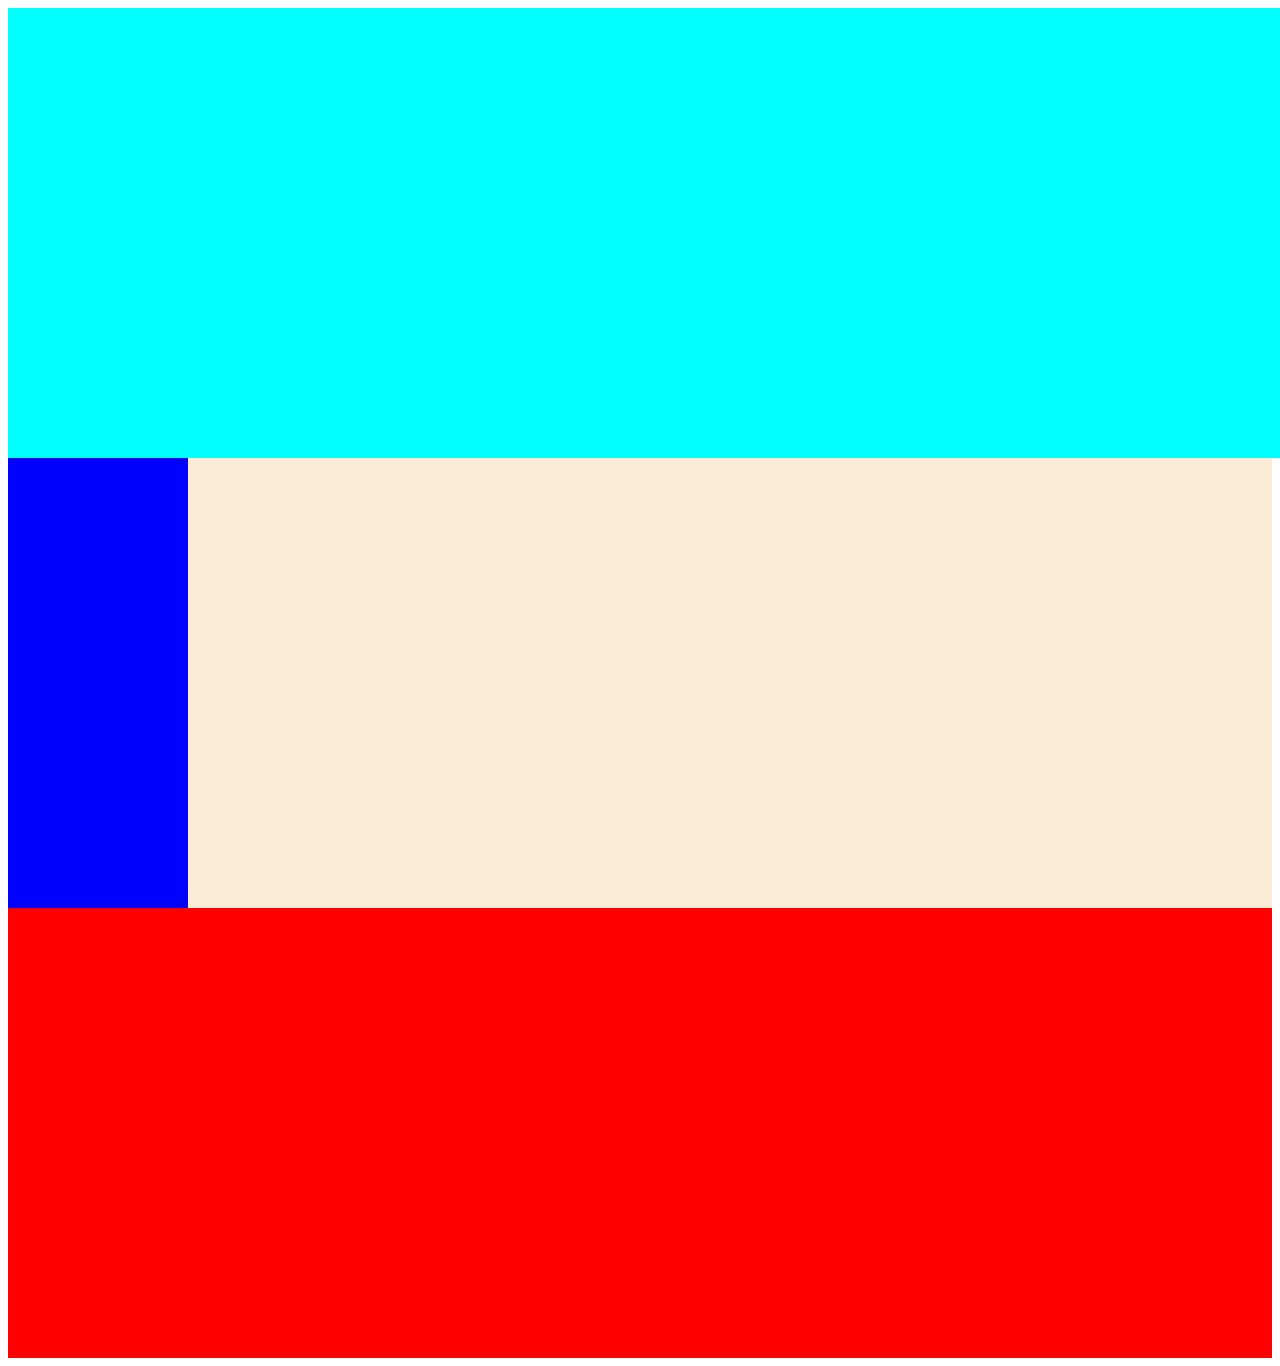
<file: Cuongpc/structure_html/index.html>
<!DOCTYPE html>
<html>
  <head>
    <title>Structure</title>
  </head>

  <body>
    <nav style="background-color: aqua; height: 50vh; width: 100%; position: fixed;" ></nav>
    <main style="background-color: antiquewhite; height: 100vh; width: 100%">
      <aside style="background-color: blue; height: 100vh; width: 20vh"></aside>
    </main>
    <footer style="background-color: red; height: 50vh; width: 100%"></footer>
  </body>
</html>
</file>
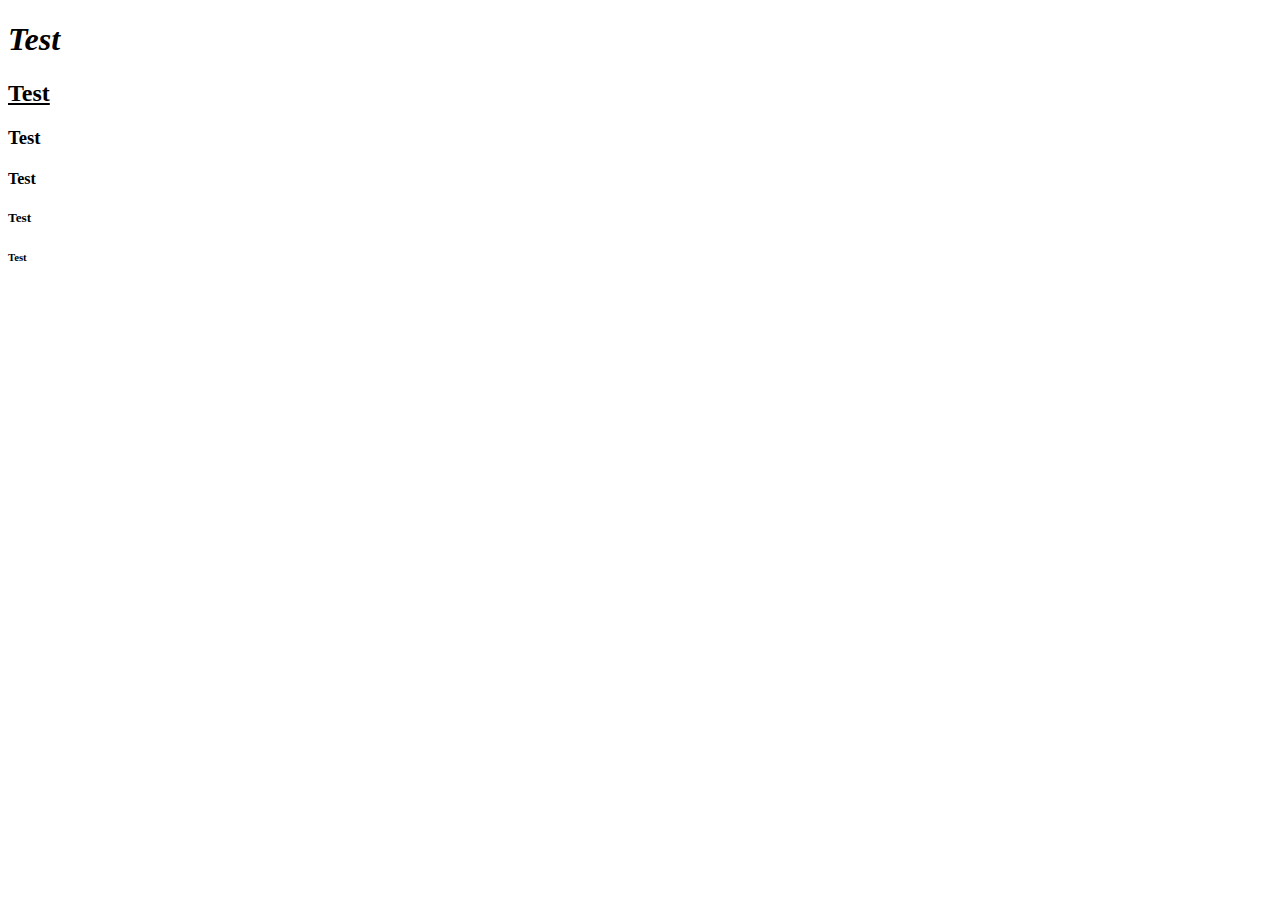
<file: Cuongpc/first_blood/Fisrt.html>
<!DOCTYPE html>
<html>
    <head>
        <title>First Frontend</title>
        <link rel="" href="">
    </head>
        <h1><i>Test</i></h1> <!--nested element <i></i> in <h1></h1>-->
        <h2><u>Test</u></h2>
        <h3>Test</h3>
        <h4>Test</h4>
        <h5>Test</h5>
        <h6>Test</h6>
    <body>
        
    </body>
</html>
</file>
<file: Cuongpc/practice_02/style.css>
*{
  padding: 0;
  margin: 0;
  box-sizing: border-box;
  -moz-box-sizing: border-box;
  -webkit-box-sizing: border-box;
}


html{
  width: 1430px;
  height: 90px;
  background-color: #f5f5f5;
}

body{
  max-width: 100%;
  max-height: 100%;

}

.Header{
  background-color: #f5f5f5;
  border-bottom: 1px solid gainsboro;
  display: flex;
  position: fixed;
}

.Header img{
  width: 147px;
  height: 68px;
  margin-top: 1px;
  margin-left: 100px;
}

.Header #list{
  margin: 25px 0px 20px 300px;
}

.Header a{
  text-decoration: none;
  font-family: 'Montserrat', sans-serif;
  font-size: 17px;
  color: #333333;
  padding: 20px;
}

.Header #list a:hover{
  font-weight: bold;
  color: #1d3752;
  border-color: #efefef;
  background-color: #efefef;
}

.Header .blueButton .button1{
  background-color: #1d3752;
}

.Header .blueButton{
  padding-left: 50px;
  padding-top: 10px;
}

.Header .blueButton .button1{
  width: 200px;
  height: 50px;
  border: 1px solid gainsboro;

}

.Header .blueButton .button1:hover{
  background-color: #2f4f6e;
  transition: 0.75s;
}

.Header .blueButton #iconPhone{
  width: 20px;
  height: 20px;
  padding: none;
  margin: 0px 0px 0px 0px;
}

.Header .blueButton a{
  padding: 0px 0px 0px 0px;
  text-decoration: none;
  color: white;
  font-family: 'Montserrat', sans-serif;
  font-size: 17px;
}

.Header{
  
}

.Body{

}

.Footer{

}
</file>
<file: Cuongpc/practice_03/css/style.css>
* {
  margin: 0;
  padding: 0;
}

html {
  width: 100%;
  scroll-behavior: smooth;
}

body {
  width: 100%;
  background-color: #ffffff;
}

body .header {
  width: 100%;
  height: 76px;
  position: fixed;
  z-index: 999;
  top: 0;
  background-color: #f7f9ff;
}

.header .navigation {
  width: 100%;
  height: 76px;
  border-bottom: 1px solid #bfbfbf;
  display: flex;
  align-items: center;
  box-shadow: 0px 4px 20px 1px #bfbfbf;
  position: fixed;
}

.header .navigation:hover {
  border-bottom: 1px solid #bfbfbf;
  box-shadow: 0px 4px 20px 1px #bfbfbf;
}

.header .navigation .logoHeader {
  padding: 0 5%;
}

.header .navigation .mainMenu {
  width: 100%;
  display: flex;
  padding-left: 30%;
}

.header .navigation .mainMenu #linkMenu {
  text-decoration: none;
  font-family: "Roboto", sans-serif;
  font-weight: bold;
  padding: 30px 10px;
  color: #000000;
  transition: 2s;
}

.header .navigation .mainMenu #linkMenu:hover {
  border-bottom: 2px solid #0056b3;
}

.bodyContent {
  width: 100%;
  margin-top: 76px;
  background-color: #f7f9ff;
  height: 100vh;
}

.bodyContent .firstSection {
  width: 100%;
  height: 100vh;
  margin-top: 76px;
  display: flex;
  align-items: center;
  justify-content: space-around;
  background-color: #f7f9ff;
}

.bodyContent .paragraph {
  padding-left: 10%;
}

.bodyContent .paragraph h1 {
  font-family: "Poppins", sans-serif;
  font-size: 56px;
  color: #242424;
  width: 540px;
  height: 132px;
}

.bodyContent .paragraph p {
  font-family: "Roboto", sans-serif;
  color: #242424;
  font-size: 16px;
  width: 540px;
  height: 84px;
}

.bodyContent .watchWhite {
  position: relative;
  /* background-image: url("../image/Pink\ Pastel\ Colorful\ Aesthetic\ Minimalist\ Gradient\ Ombre\ Trendy\ Sparkle\ Brand\ Business\ Logo.gif"); */
  background-size: cover;
  width: 350px;
  height: 427px;
  padding-right: 10%;
  padding-bottom: 5%;
  z-index: 5;
}

.bodyContent .watchWhite img {
  padding-left: 25%;
  padding-top: 15%;
  width: 300px;
  height: 400px;
}

.bodyContent .watchWhite::after {
  position: absolute;
  content: " ";
  width: 300px;
  height: 300px;
  background: rgba(59, 38, 219, 0.1);
  top: 50%;
  left: 50%;
  border-radius: 50%;
  transform: translate(-50%, -50%);
  z-index: -1;
  animation: b-shadow 2s linear infinite;
}

@keyframes b-shadow {
  0% {
    box-shadow: 0px 0px 0px 20px rgba(59, 38, 219, 0.1),
      0px 0px 0px 40px rgba(59, 38, 219, 0.1),
      0px 0px 0px 60px rgba(59, 38, 219, 0.1),
      0px 0px 0px 80px rgba(59, 38, 219, 0.1),
      0px 0px 0px 100px rgba(59, 38, 219, 0.1);
  }
  50% {
    box-shadow: 0px 0px 0px 50px rgba(59, 38, 219, 0.1),
      0px 0px 0px 75px rgba(59, 38, 219, 0.1),
      0px 0px 0px 100px rgba(59, 38, 219, 0.1),
      0px 0px 0px 125px rgba(59, 38, 219, 0.1),
      0px 0px 0px 150px rgba(59, 38, 219, 0.1);
  }
  100% {
    box-shadow: 0px 0px 0px 20px rgba(59, 38, 219, 0.1),
      0px 0px 0px 40px rgba(59, 38, 219, 0.1),
      0px 0px 0px 60px rgba(59, 38, 219, 0.1),
      0px 0px 0px 80px rgba(59, 38, 219, 0.1),
      0px 0px 0px 100px rgba(59, 38, 219, 0.1);
  }
}

.bodyContent #byNowButton {
  display: inline-block;
  font-family: "Roboto", sans-serif;
  font-size: 16px;
  text-decoration: none;
  color: #ffffff;
  border: none;
  background-color: #0250c5;
  padding: 12px;
  border-radius: 10px;
  text-align: center;
}

.bodyContent #byNowButton:hover {
  background-color: #ffffff;
  color: #0056b3;
  transition: 0.3s;
  border: 1px solid #0056b3;
}

.bodyContent #shape1 {
  width: 100%;
  background-color: #f7f9ff;
}

.bodyContent .secondSection {
  background-color: #ffffff;
  width: 100%;
  padding-bottom: 5%;
}

.bodyContent .secondSection .titleSection {
  padding-top: 10%;
  text-align: center; /* Căn giữa nội dung theo chiều ngang */
  display: flex;
  flex-direction: column;
  align-items: center; /* Căn giữa nội dung theo chiều dọc */
}

.bodyContent .secondSection .titleSection h2 {
  font-family: "Poppins", sans-serif;
  font-size: 54px;
  margin: 0 0 24px 0;
}

.bodyContent .secondSection .titleSection p {
  font-family: "Roboto", sans-serif;
  font-size: 17px;
  text-align: center;
  margin: 0 40px;
}

.bodyContent .secondSection .boxSection {
  width: 100%;
  background-color: #ffffff;
  display: flex;
  flex-wrap: wrap;
  padding-top: 5%;
  justify-content: space-around;
}

.bodyContent .secondSection .boxSection .panel {
  width: 100%;
  display: inline-block;
  box-shadow: 0px 2px 20px 10px #bfbfbf;
  background-color: #ffffff;
  border-radius: 10px;
  text-align: center;
  width: 350px;
  height: 290px;
  margin: 20px 15px;
}

.bodyContent .secondSection .boxSection .panel h4 {
  padding-bottom: 30px;
  color: #242424;
  font-family: "Poppins", sans-serif;
  font-size: 25px;
  text-align: center;
}

.bodyContent .secondSection .boxSection .panel p {
  font-family: "Roboto", sans-serif;
  font-size: 16px;
  text-align: center;
  color: #878787;
}

.bodyContent .secondSection .boxSection .panel h4 {
  padding-bottom: 30px;
  color: #242424;
  font-family: "Poppins", sans-serif;
  font-size: 25px;
  text-align: center;
}

.bodyContent .secondSection .boxSection .panel p {
  font-family: "Roboto", sans-serif;
  font-size: 16px;
  text-align: center;
  color: #878787;
}
.bodyContent .secondSection .boxSection img {
  padding-top: 12%;
  padding-bottom: 30px;
}

.bodyContent .secondSection .boxSection .panel:hover {
  background: linear-gradient(to right, #4a23d7, #611ed1, #7a19cb);
}

.bodyContent .secondSection .boxSection .panel *:hover {
  color: #ffffff;
  transition: 10ms;
}

.bodyContent #shape2 {
  width: 1415px;
  height: 60px;
  background-color: #f7f9ff;
}

.bodyContent .thirdSection {
  width: 100%;
  height: 100vh;
  background-color: #f7f9ff;
  margin: 0;
  padding: 0;
  display: flex;
  align-items: center;
}

.bodyContent .thirdSection .watchBlack {
  width: 50%;
  display: flex;
  flex-direction: column;
  align-items: center;
  /* position: relative; */
}

.bodyContent .thirdSection .watchBlack img {
  width: 360px;
  height: 440px;
  margin: 0;
  padding-top: 15%;
  animation: moveUpDown 1s alternate infinite;
}

@keyframes moveUpDown {
  from {
    transform: translateY(-2%);
  }
  to {
    transform: translateY(2%);
  }
}

.bodyContent .thirdSection .info .infoTitle {
  width: 80%;
  color: #242424;
  font-family: "Poppins", sans-serif;
  font-size: 40px;
  margin: 0;
  padding: 10% 0 0 17%;
}

.bodyContent .thirdSection .info .feature-list {
  width: 80%;
  margin: 0;
  padding: 0;
  display: flex;
  justify-content: space-around;
}

.bodyContent .thirdSection .info .feature-list div {
  padding-left: 20%;
}

.bodyContent .thirdSection .info .feature-list div li {
  list-style: none;
  font-family: "Roboto", sans-serif;
  font-size: 16px;
  padding: 4%;
  align-items: center;
}

.bodyContent .thirdSection .info .feature-list div li h4 {
  font-weight: bold;
  font-size: 24px;
}

.bodyContent .thirdSection .blueWatch {
  width: 50%;
  display: flex;
  flex-direction: column;
  align-items: center;
}

.bodyContent .thirdSection .blueWatch img {
  width: 360px;
  height: 440px;
  margin: 0;
  padding-top: 15%;
  animation: moveUpDown 1s alternate infinite;
}

@keyframes moveUpDown {
  from {
    transform: translateY(-2%);
  }
  to {
    transform: translateY(2%);
  }
}

.bodyContent .fourthSection {
  width: 100%;
  height: 100vh;
  padding: 10% 0 0 0;
  background-color: #ffffff;
}

.bodyContent .fourthSection .title4 {
  width: 50%;
  display: flex;
  flex-direction: column;
  align-items: center;
  margin-left: 25%;
}

.bodyContent .fourthSection .title4 h2 {
  color: #242424;
  font-family: "Poppins", sans-serif;
  font-size: 40px;
}

.bodyContent .fourthSection .title4 p {
  font-family: "Roboto", sans-serif;
  font-size: 16px;
  color: #555555;
  text-align: center;
}

.bodyContent .fourthSection .box4 {
  width: 100%;
  display: flex;
}

.bodyContent .fourthSection .box4 .column {
  width: 100%;
  display: flex;
  justify-content: space-around;
  margin-top: 5%;
}

.bodyContent .fourthSection .box4 .column #watch {
  width: 350px;
  height: 425px;
}

.bodyContent .fourthSection .box4 .column .feature-list4 {
  width: 60%;
  list-style: none;
}

.bodyContent .fourthSection .box4 .column .feature-list4 div {
  width: 100%;
  display: flex;
  margin: 10% 0%;
}

.bodyContent .fourthSection .box4 .column .feature-list4 div .img {
  width: 50px;
  height: 50px;
  padding-bottom: 5%;
}

.bodyContent .fourthSection .box4 .column .feature-list4 .a1 {
  width: 100%;
  color: #242424;
  font-family: "Poppins", sans-serif;
  font-size: 24px;
  text-decoration: none;
  font-weight: bold;
  margin-left: 13%;
}

.bodyContent .fourthSection .box4 .column .feature-list4 .a10 {
  width: 100%;
  color: #242424;
  font-family: "Poppins", sans-serif;
  font-size: 24px;
  text-decoration: none;
  font-weight: bold;
  margin-left: 32%;
}

.bodyContent .fourthSection .box4 .column .feature-list4 .a11 {
  width: 100%;
  color: #242424;
  font-family: "Poppins", sans-serif;
  font-size: 24px;
  text-decoration: none;
  font-weight: bold;
  margin-left: 42%;
}

.bodyContent .fourthSection .box4 .column .feature-list4 .a2 {
  color: #242424;
  font-family: "Poppins", sans-serif;
  font-size: 24px;
  text-decoration: none;
  font-weight: bold;
  text-align: right;
}

.bodyContent .fourthSection .box4 .column .feature-list4 .p1 {
  font-family: "Roboto", sans-serif;
  font-size: 16px;
  color: #555555;
  text-align: right;
}

.bodyContent .fourthSection .box4 .column .feature-list4 .p2 {
  font-family: "Roboto", sans-serif;
  font-size: 16px;
  color: #555555;
  text-align: left;
}

.bodyContent .section5 {
  width: 100%;
  background-color: #f7f9ff;
  display: flex;
  flex-direction: column;
  align-items: center;
}

.bodyContent .section5 .section5-title {
  width: 100%;
  display: flex;
  flex-direction: column;
  align-items: center;
  padding-top: 5%;
}

.bodyContent .section5 .section5-title h2 {
  color: #242424;
  font-family: "Poppins", sans-serif;
  font-size: 40px;
}

.bodyContent .section5 .section5-title p {
  width: 50%;
  text-align: center;
  font-family: "Roboto", sans-serif;
  font-size: 16px;
  color: #555555;
}

.bodyContent .section5 .section5-box {
  width: 920px;
  height: 825px;
  background-color: #ffffff;
  margin-top: 5%;
  border: none;
  border-radius: 25px;
  box-shadow: 0px 4px 20px 1px #bfbfbf;
  display: flex;
}

.bodyContent .section5 .section5-box .section5-img {
  width: 100%;
  display: flex;
  justify-content: center;
  padding-top: 7%;
}

.bodyContent .section5 .section5-box .section5-img img {
  width: 305px;
  height: 370px;
}

.bodyContent .section5 .section5-box .section5-content {
  width: 100%;
  padding-top: 7%;
}

.bodyContent .section5 .section5-box .section5-content .star-icon {
  list-style: none;
  display: flex;
  width: 100%;
  top: 0;
}

.bodyContent .section5 .section5-box .section5-content .star-icon li img {
  width: 17px;
  height: 17px;
}

.bodyContent .section5 .section5-box .section5-content h4 {
  color: #242424;
  font-family: "Poppins", sans-serif;
  font-size: 24px;
}

.bodyContent .section5 .section5-box .section5-content p {
  width: 90%;
  font-family: "Roboto", sans-serif;
  font-size: 16px;
  color: #555;
  text-align: normal;
}

.bodyContent .section5 .section5-box .section5-content .price-container {
  display: flex;
  width: 30%;
  padding-top: 10%;
}

.bodyContent
  .section5
  .section5-box
  .section5-content
  .price-container
  .price-sale {
  font-family: "Roboto", sans-serif;
  font-size: 30px;
  color: #7a19cb;
  padding-left: 2%;
}

.bodyContent .section5 .section5-box .section5-content .price-container .price {
  font-family: "Roboto", sans-serif;
  font-size: 20px;
  padding-top: 5%;
  text-decoration: line-through;
}

.bodyContent .section5 .section5-box .section5-content .dayTime-container {
  display: flex;
  justify-content: space-around;
  width: 80%;
  padding-top: 3%;
}

.bodyContent .section5 .section5-box .section5-content .dayTime-container div {
  width: 70px;
  height: 65px;
  background-color: #ffffff;
  border: none;
  border-radius: 5%;
  box-shadow: 0px 1px 1px 1px #bfbfbf;
  text-align: center;
  padding-top: 2%;
}

.bodyContent .section5 .section5-box .section5-content .dayTime-container .t1 {
  font-family: "Roboto", sans-serif;
  font-size: 24px;
  font-weight: bold;
  color: #242424;
}

.bodyContent .section5 .section5-box .section5-content .dayTime-container p {
  font-family: "Roboto", sans-serif;
  font-size: 16px;
}

.bodyContent .section5 .section5-box .section5-content .button-contain {
  width: 100%;
  padding: 5% 0 0 2%;
}

#shape11 {
  width: 100%;
  margin-top: 5%;
}

.bodyContent .section6 {
  width: 100%;
  height: 100vh;
  margin-top: 5%;
}

.bodyContent .section6 .section6-title {
  width: 50%;
  display: flex;
  flex-direction: column;
  align-items: center;
  padding-left: 25%;
}

.bodyContent .section6 .section6-title h2 {
  color: #242424;
  font-family: "Poppins", sans-serif;
  font-size: 40px;
}

.bodyContent .section6 .section6-title p {
  font-family: "Roboto", sans-serif;
  font-size: 16px;
  color: #555555;
  text-align: center;
}

.bodyContent .section6 .section6-list {
  width: 100%;
  display: flex;
  justify-content: space-evenly;
  margin-top: 5%;
}

.bodyContent .section6 .section6-list div img {
  width: 195px;
  height: 237px;
  background-color: rgba(212, 63, 141, 0.2);
  display: flex;
  justify-content: center;
  padding: 10%;
}

.bodyContent .section6 .section6-list div {
  width: 195px;
  height: 290px;
  margin-left: -10%;
  margin-right: -10%;
}

.star-icon {
  list-style: none;
  display: flex;
  width: 100%;
  top: 0;
}

.bodyContent .section6 .section6-list .star-icon li img {
  width: 17px;
  height: 17px;
  background: rgba(0, 0, 0, 0);
}

.bodyContent .section6 .section6-list .star-comment {
  background: rgba(2, 80, 197, 0.05);
  width: 195px;
  height: 100px;
  padding: 10%;
  margin-left: 0%;
  display: flex;
  flex-direction: column;
  align-items: center;
}

.bodyContent .section6 .section6-list .star-comment .star-icon {
  padding-left: 50%;
}

.bodyContent .section6 .section6-list .star-comment p {
  font-family: "Roboto", sans-serif;
  font-size: 26px;
  font-weight: bold;
  color: #7a19cb;
}

.bodyContent .section6 .section6-list .star-comment p del {
  font-family: "Roboto", sans-serif;
  font-size: 18px;
  color: #555;
}

.bodyContent .section6 .section6-list .star-comment h4 {
  color: #242424;
  font-family: "Poppins", sans-serif;
  font-size: 20px;
}

.bodyContent .section7 {
  width: 100%;
  height: 897px;
  background-color: #f7f9ff;
}

.bodyContent .section7 .section7-title {
  display: flex;
  flex-direction: column;
  align-items: center;
  padding-top: 5%;
}

.bodyContent .section7 .section7-title h2 {
  color: #242424;
  font-family: "Poppins", sans-serif;
  font-size: 40px;
}

.bodyContent .section7 .section7-title p {
  width: 50%;
  font-family: "Roboto", sans-serif;
  font-size: 16px;
  color: #555;
  text-align: center;
}

.section7-content {
  width: 80%;
  display: flex;
  justify-content: space-between;
  padding: 5% 0 30% 10%;
}

.button-play-contain {
  width: 540px;
  height: 450px;
  box-shadow: 0 0 4px 0 #bfbfbf;
  border-radius: 10px;
  border: none;
  background-image: url("../image/backgound-video.png");
  display: flex;
  justify-content: center;
}

.button-play-contain a {
  padding-top: 30%;
}

#button-play {
  background-color: #f7f9ff;
  width: 80px;
  height: 80px;
  border: 1px solid gainsboro;
  border-radius: 50%;
  display: flex;
  flex-direction: column;
  align-items: center;
  position: relative;
  overflow: hidden;
  animation: wave 2s linear infinite;
}

#button-play img {
  margin: 8% 0;
  width: 60px;
  height: 60px;
}

@keyframes wave {
  50% {
    box-shadow: 0 0 0 15px #fff;
  }
}

#button-play img {
  padding-top: 4%;
}

.section7-column2 {
  width: 285px;
}

.section7-column2 .guarantee {
  width: 255px;
  height: 215px;
  background-color: #0250c5;
  border-radius: 10px;
  border: none;
  margin-left: 5%;
  color: #fff;
  font-family: "Poppins", sans-serif;
  font-size: 24px;
  display: flex;
  flex-direction: column;
  align-items: center;
}

.section7-column2 .return {
  width: 255px;
  height: 215px;
  background-color: #fff;
  border-radius: 10px;
  border: none;
  margin-left: 5%;
  margin-top: 10%;
  color: #242424;
  font-family: "Poppins", sans-serif;
  font-size: 24px;
  display: flex;
  flex-direction: column;
  align-items: center;
 
}

.section7-column3 {
  width: 285px;
 
}

.section7-column3 .shipping {
  width: 255px;
  height: 215px;
  background-color: #fff;
  border-radius: 10px;
  border: none;
  margin-left: 5%;
  
  color: #242424;
  font-family: "Poppins", sans-serif;
  font-size: 24px;
  display: flex;
  flex-direction: column;
  align-items: center;
 
}

.section7-column3 .support {
  width: 255px;
  height: 215px;
  background-color: #d43f8d;
  border-radius: 10px;
  border: none;
  margin-left: 5%;
  margin-top: 10%;
  color: #242424;
  font-family: "Poppins", sans-serif;
  font-size: 24px;
  display: flex;
  flex-direction: column;
  align-items: center;
  bottom: 0;
}

.section7 img {
 
  width: 70px;
  height: 70px;
  transform-origin: center;
  animation: normal;
}
#inner-image{
  padding-top: 65 px;
  position:absolute;
  
 
}
.section7 .icon-circle1 {
  margin-top: 20%;
  margin-bottom: 5%;
  display: flex;
  flex-direction: column;
  align-items: center;
  border: 1px dashed #fff;
  width: 90px;
  height: 90px;
  border-radius: 50%;
  animation: turn-around 1s linear infinite;
 

}

.section7 .section7-column2 .icon-circle2 {
  margin-top: 20%;
  margin-bottom: 5%;
  display: flex;
  flex-direction: column;
  align-items: center;
  border: 1px dashed #d43f8d;
  width: 90px;
  height: 90px;
  border-radius: 50%;
  animation: turn-around 1s linear infinite;
}

.section7 .section7-column3 .icon-circle3 {
  margin-top: 20%;
  margin-bottom: 5%;
  display: flex;
  flex-direction: column;
  align-items: center;
  border: 1px dashed #0250c5;
  width: 90px;
  height: 90px;
  border-radius: 50%;
  animation: turn-around 1s linear infinite;
}

@keyframes turn-around {
  0% {
    transform: rotate(0deg);
  }
  100% {
    transform: rotate(360deg);
  }
}

.bodyContent .section8 {
  width: 100%;
  height: 1195px;
  background-color: #fff;
}

.bodyContent .section8-title {
  display: flex;
  flex-direction: column;
  align-items: center;
  margin-top: 7%;
}

.section8-title h2 {
  color: #242424;
  font-family: "Poppins", sans-serif;
  font-size: 40px;
}

.section8-title p{
  width: 50%;
  font-family: "Roboto", sans-serif;
  font-size: 16px;
  color: #555;
  text-align: center;
}

/* 
.bodyContent .thirdSection .info .infoTitle .feature-list {
  width: 100%;
  height: 100vh;
  display: flex;
  align-items: center;
}

.bodyContent .thirdSection .info .infoTitle .feature-list div {
  width: 270px;
  height: 215px;
}

.bodyContent .thirdSection .info .infoTitle .feature-list li h4 {
  color: #242424;
  font-family: "Poppins", sans-serif;
  font-size: 24px;
} */ /* 
.bodyContent .thirdSection .info .infoTitle .feature-list {
  width: 100%;
  height: 100vh;
  display: flex;
  align-items: center;
}

.bodyContent .thirdSection .info .infoTitle .feature-list div {
  width: 270px;
  height: 215px;
}

.bodyContent .thirdSection .info .infoTitle .feature-list li h4 {
  color: #242424;
  font-family: "Poppins", sans-serif;
  font-size: 24px;
} */
/* 
.footer {
  width: 100%;
  height: 100vh;
  z-index: 999;
} */
</file>
<file: Cuongpc/pratice_04_js/css/style.css>
* {
  margin: 0;
  padding: 0;
  top: 0;
  bottom: 0;
  left: 0;
  right: 0;
}

html {
  width: 100%;
}

body {
  width: 100%;
  height: 100vh;
  background-color: #000000;
}

.sidebar {
  float: left; /* Thẻ aside nằm bên trái   */
  width: 30%; /* Chiếm 30% chiều rộng của phần tử cha (thường là body hoặc container) */
  height: 100vh;
  background-color:antiquewhite;
  position: fixed;
}

.body-content {
  float: right; /* Thẻ main nằm bên phải */
  width: 70%; /* Chiếm 70% chiều rộng của phần tử cha (thường là body hoặc container) */
  height: 100vh;
  background-color: #f0f0f0;  
  margin-top: 100px;
}

.navigation{
  width: 70%;
  height: 100px;
  background-color: aqua  ;
  position: fixed;
  margin-left: 30%;
}

.footer-content{
  width: 100%;
  height: 100px;
  background-color: blue;
  margin-top: 100vhpx;
  
}
/* 
<body>
    <aside class="sidebar">
      <h1>sidebar</h1>
    </aside>

    <main class="body-content">
      <h1 style="margin-top: 100px">main</h1>
      <nav class="navigation">
        <h1>navigation</h1>
      </nav>
      <footer class="footer-content">
        <h1>footer</h1>
      </footer>
    </main>
  </body> */
</file>
